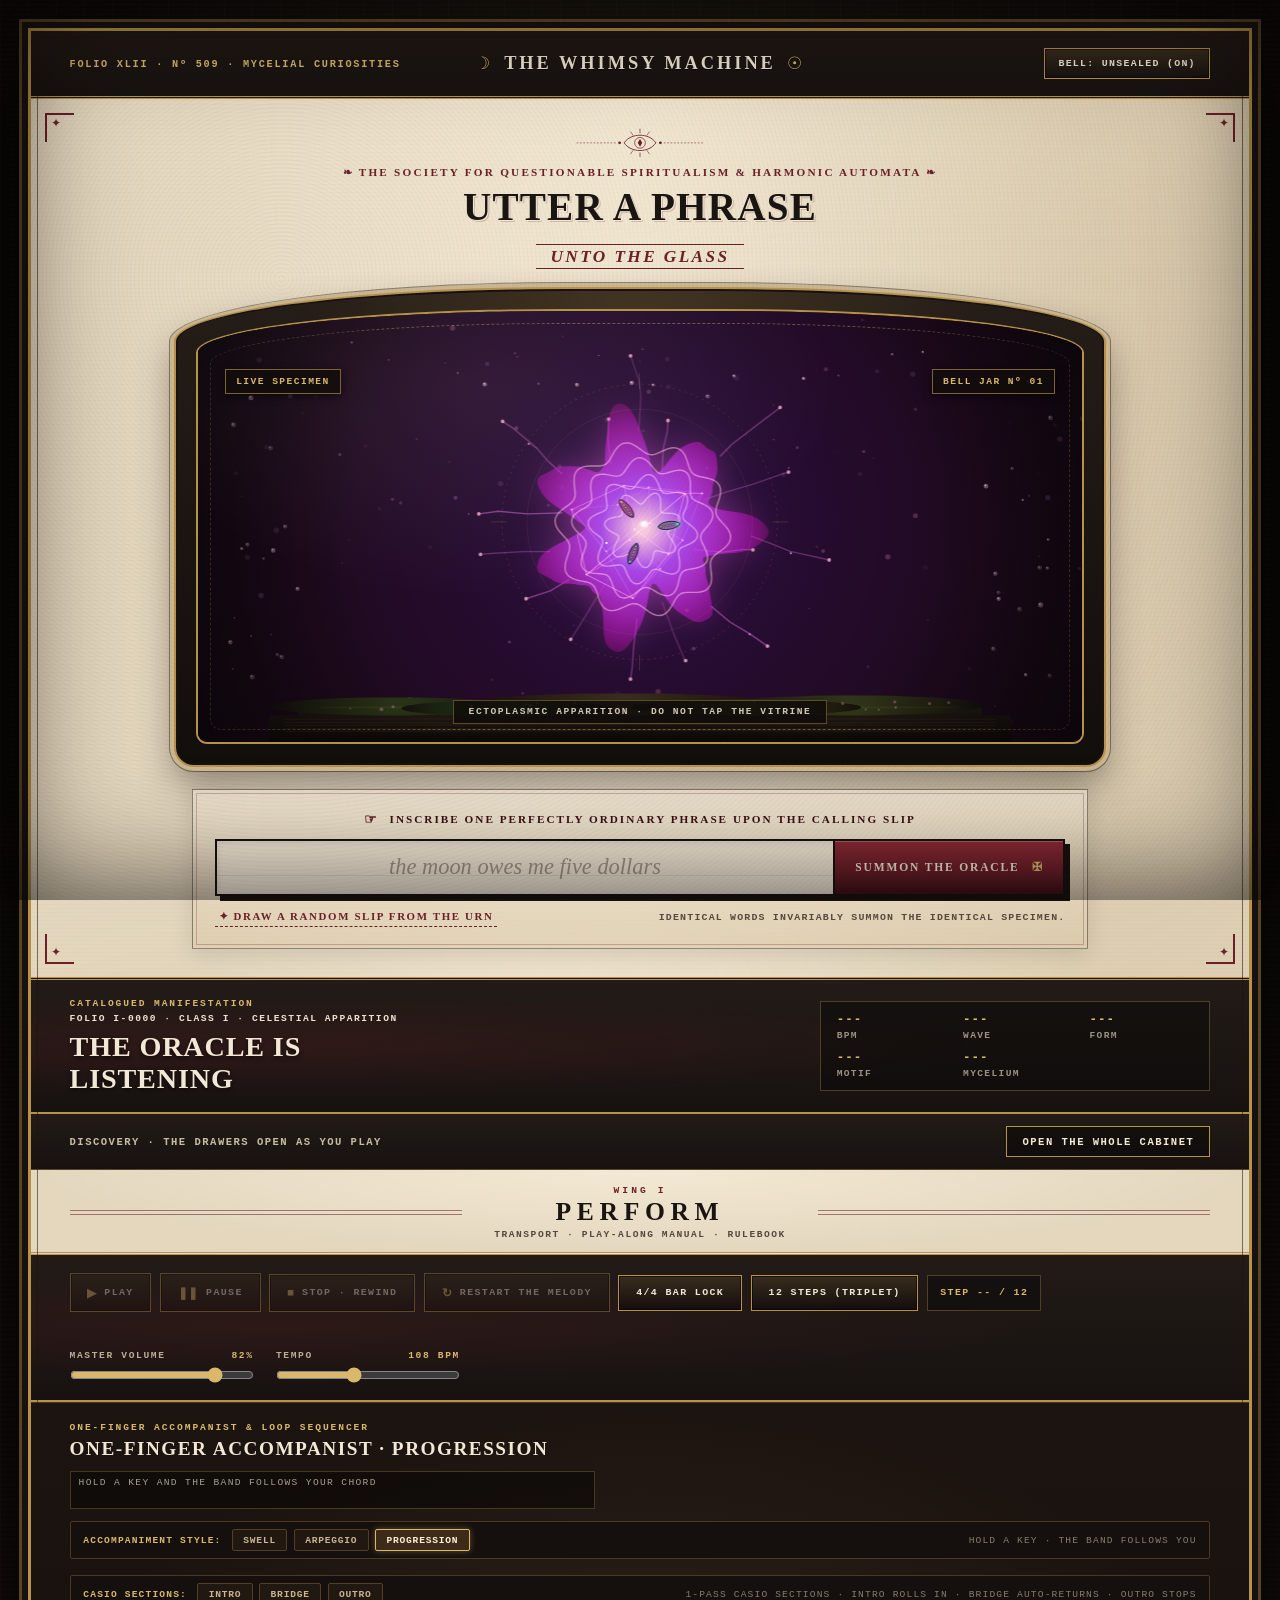
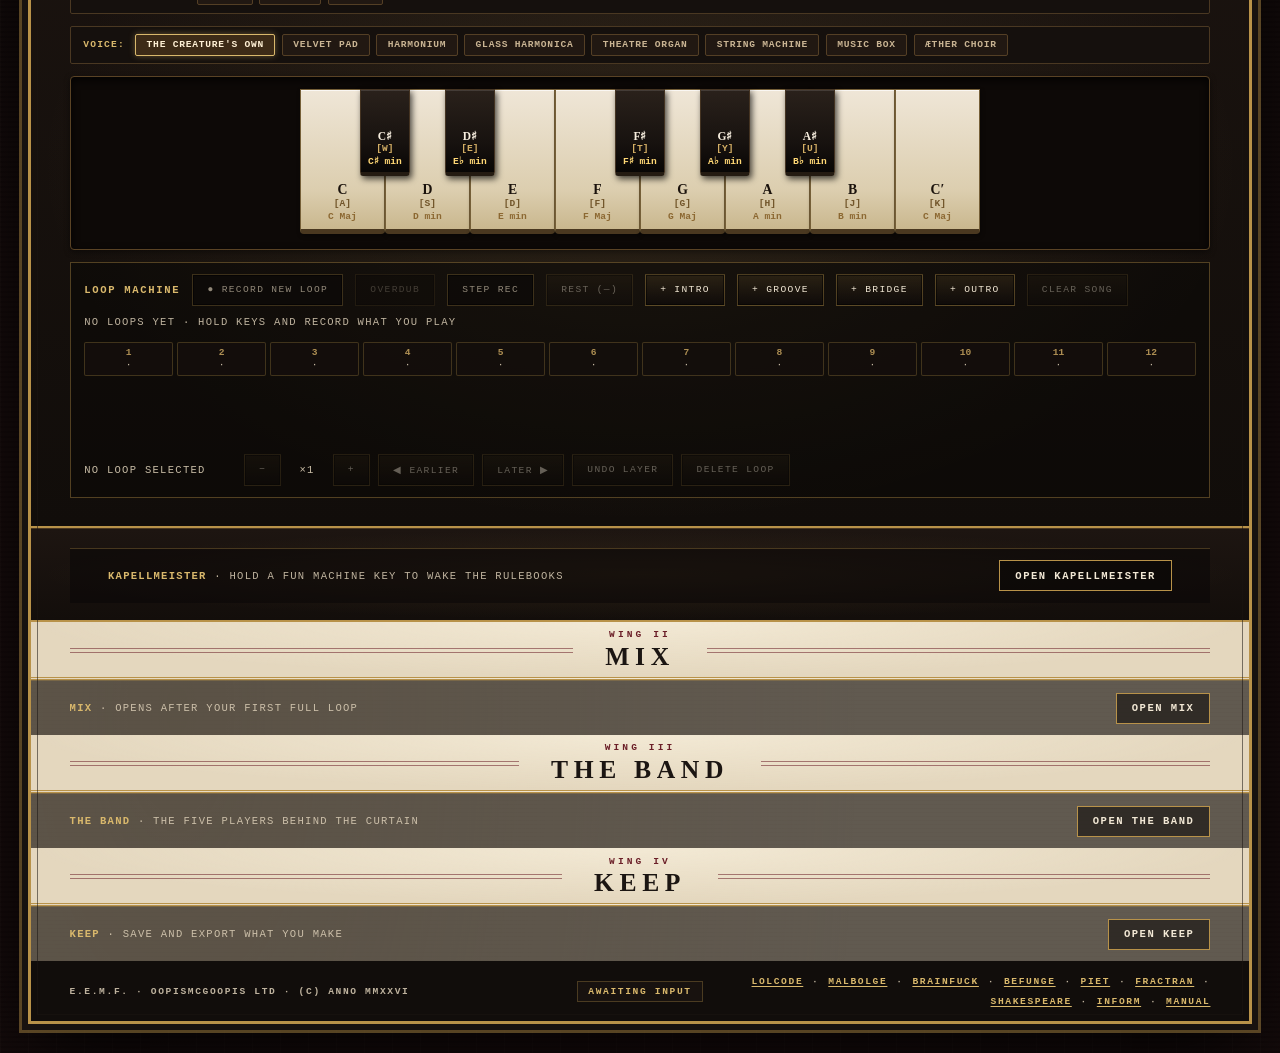
<file: index.html>
<!doctype html>
<html lang="en">
<head>
  <meta charset="utf-8">
  <meta name="viewport" content="width=device-width, initial-scale=1">
  <meta name="theme-color" content="#120e0c">
  <!-- An empty icon: browsers then request no favicon at all, so nothing 404s. -->
  <link rel="icon" href="data:,">
  <meta name="description" content="The Whimsy Machine: Utter a phrase to summon a deterministic audiovisual omen composition and play along live on the auto-chord organ.">
  <title>The Whimsy Machine — Cabinet of Synthetic Omens</title>
  <link rel="stylesheet" href="styles.css">
</head>
<body>
  <a class="skip-link" href="#oracle-controls">Skip to the oracle</a>

  <div class="grain" aria-hidden="true"></div>
  <div class="vignette" aria-hidden="true"></div>

  <main class="oracle-cabinet">
    <header class="masthead">
      <span class="folio">FOLIO XLII · Nº 509 · MYCELIAL CURIOSITIES</span>
      <a class="wordmark" href="#" aria-label="The Whimsy Machine home">
        <span class="prompt-mark" aria-hidden="true">☽</span>
        <span class="wordmark-text">THE WHIMSY MACHINE</span>
        <span class="prompt-mark" aria-hidden="true">☉</span>
      </a>
      <button class="icon-button" id="sound-toggle" type="button" aria-pressed="false" aria-label="Mute sound">
        <span class="sound-on" aria-hidden="true">BELL: UNSEALED (ON)</span>
        <span class="sound-off" aria-hidden="true">BELL: MUFFLED (OFF)</span>
      </button>
    </header>

    <section class="oracle-shell" aria-labelledby="invitation">
      <div class="cabinet-corner cabinet-corner-tl" aria-hidden="true"></div>
      <div class="cabinet-corner cabinet-corner-tr" aria-hidden="true"></div>
      <div class="cabinet-corner cabinet-corner-bl" aria-hidden="true"></div>
      <div class="cabinet-corner cabinet-corner-br" aria-hidden="true"></div>
      <div class="introduction">
        <div class="esoteric-crest" aria-hidden="true">
          <svg viewBox="0 0 240 56" focusable="false">
            <line x1="8" y1="28" x2="78" y2="28" stroke="currentColor" stroke-width="1" stroke-dasharray="3 3" />
            <line x1="162" y1="28" x2="232" y2="28" stroke="currentColor" stroke-width="1" stroke-dasharray="3 3" />
            <circle cx="84" cy="28" r="2.5" fill="currentColor" />
            <circle cx="156" cy="28" r="2.5" fill="currentColor" />
            <path d="M92 28 C104 10, 136 10, 148 28 C136 46, 104 46, 92 28 Z" fill="none" stroke="currentColor" stroke-width="1.5" />
            <circle cx="120" cy="28" r="9.5" fill="none" stroke="currentColor" stroke-width="1.2" />
            <polygon points="120,21 124,28 120,35 116,28" fill="currentColor" />
            <line x1="120" y1="3" x2="120" y2="11" stroke="currentColor" stroke-width="1.2" />
            <line x1="120" y1="45" x2="120" y2="53" stroke="currentColor" stroke-width="1.2" />
            <line x1="103" y1="8" x2="108" y2="15" stroke="currentColor" stroke-width="1" />
            <line x1="137" y1="8" x2="132" y2="15" stroke="currentColor" stroke-width="1" />
            <line x1="103" y1="48" x2="108" y2="41" stroke="currentColor" stroke-width="1" />
            <line x1="137" y1="48" x2="132" y2="41" stroke="currentColor" stroke-width="1" />
          </svg>
        </div>
        <p class="eyebrow">❧ THE SOCIETY FOR QUESTIONABLE SPIRITUALISM &amp; HARMONIC AUTOMATA ❧</p>
        <h1 id="invitation">UTTER A PHRASE<br><em>UNTO THE GLASS</em></h1>
      </div>

      <div class="vision-cabinet">
        <div class="vision-stage">
          <svg class="stage-spandrels" viewBox="0 0 800 500" preserveAspectRatio="xMidYMid meet" aria-hidden="true">
            <circle cx="400" cy="244" r="176" fill="none" stroke="currentColor" stroke-width="0.85" stroke-dasharray="2 6" opacity="0.48" />
            <circle cx="400" cy="244" r="144" fill="none" stroke="currentColor" stroke-width="0.6" opacity="0.28" />
            <line x1="400" y1="54" x2="400" y2="74" stroke="currentColor" stroke-width="0.9" opacity="0.45" />
            <line x1="400" y1="414" x2="400" y2="434" stroke="currentColor" stroke-width="0.9" opacity="0.45" />
            <line x1="210" y1="244" x2="230" y2="244" stroke="currentColor" stroke-width="0.9" opacity="0.45" />
            <line x1="570" y1="244" x2="590" y2="244" stroke="currentColor" stroke-width="0.9" opacity="0.45" />
          </svg>
          <span class="stage-marker stage-marker-left">LIVE SPECIMEN</span>
          <span class="stage-marker stage-marker-right" id="stage-bell-jar">BELL JAR Nº 01</span>
          <canvas id="vision" aria-label="The oracle's animated audiovisual creature"></canvas>
          <p class="stage-caption" id="stage-caption">ECTOPLASMIC APPARITION · DO NOT TAP THE VITRINE</p>
        </div>
      </div>

      <form id="oracle-controls" class="summon-form">
        <label for="phrase">
          <span class="manicule" aria-hidden="true">☞</span>
          INSCRIBE ONE PERFECTLY ORDINARY PHRASE UPON THE CALLING SLIP
        </label>
        <div class="input-row">
          <input id="phrase" name="phrase" type="text" maxlength="72" autocomplete="off"
                 placeholder="the moon owes me five dollars" required>
          <button class="summon-button" type="submit">
            <span>SUMMON THE ORACLE</span>
            <span class="sigil" aria-hidden="true">✠</span>
          </button>
        </div>
        <div class="form-foot">
          <button class="text-button" id="surprise" type="button">✦ DRAW A RANDOM SLIP FROM THE URN</button>
          <span>IDENTICAL WORDS INVARIABLY SUMMON THE IDENTICAL SPECIMEN.</span>
        </div>
      </form>
    </section>

    <section class="reading" id="reading" aria-live="polite" aria-atomic="true">
      <div class="reading-identity">
        <p class="reading-label">CATALOGUED MANIFESTATION</p>
        <p class="reading-meta" id="folio-readout">FOLIO I-0000 · CLASS I · CELESTIAL APPARITION</p>
        <h2 id="creature-name">THE ORACLE IS LISTENING</h2>
      </div>
      <div class="score-card" aria-label="Generated score">
        <span><b id="score-pulse">---</b> BPM</span>
        <span><b id="score-wave">---</b> WAVE</span>
        <span><b id="score-form">---</b> FORM</span>
        <span><b id="score-melody">---</b> MOTIF</span>
        <span><b id="score-fungal">---</b> MYCELIUM</span>
      </div>
    </section>

    <!-- Discovery or the whole cabinet (D-037). Drawers below unlock as the
         visitor plays; without scripts every drawer simply stays open. -->
    <div class="cabinet-switch" id="cabinet-switch" hidden>
      <p class="cabinet-switch-text" id="cabinet-switch-text">DISCOVERY · THE DRAWERS OPEN AS YOU PLAY</p>
      <button class="cabinet-switch-button" id="cabinet-mode-toggle" type="button" aria-pressed="false">OPEN THE WHOLE CABINET</button>
      <p class="visually-hidden" id="cabinet-announcer" role="status"></p>
    </div>

    <section class="workstation-wing wing-perform" id="wing-perform" aria-labelledby="wing-perform-heading">
      <header class="wing-header">
        <span class="wing-rule" aria-hidden="true"></span>
        <div class="wing-title">
          <p class="wing-numeral">WING I</p>
          <h2 id="wing-perform-heading">PERFORM</h2>
          <p class="wing-dek">TRANSPORT · PLAY-ALONG MANUAL · RULEBOOK</p>
        </div>
        <span class="wing-rule" aria-hidden="true"></span>
      </header>
      <div class="transport-deck" id="transport-deck" role="group" aria-label="Master transport" data-state="stopped">
        <div class="transport-keys">
          <button class="transport-button" id="transport-play" type="button" aria-pressed="false" aria-keyshortcuts="Space" disabled>
            <span class="transport-glyph" aria-hidden="true">▶</span> PLAY
          </button>
          <button class="transport-button" id="transport-pause" type="button" aria-pressed="false" aria-keyshortcuts="Space" disabled>
            <span class="transport-glyph" aria-hidden="true">❚❚</span> PAUSE
          </button>
          <button class="transport-button" id="transport-stop" type="button" aria-keyshortcuts="Escape" disabled>
            <span class="transport-glyph" aria-hidden="true">■</span> STOP · REWIND
          </button>
          <button class="transport-button" id="replay" type="button" disabled>
            <span class="transport-glyph" aria-hidden="true">↻</span> RESTART THE MELODY
          </button>
          <button class="transport-button" id="transport-bar-lock" type="button" aria-pressed="false" title="Fit each 12-step pass to one 4/4 bar (4 beats) at the stated BPM so loops land on a DAW 4/4 grid">
            4/4 BAR LOCK
          </button>
          <button class="transport-button" id="transport-grid-steps" type="button" aria-pressed="false" title="Switch between 16-step (straight 4/4) and 12-step (shuffle triplet) metric grid">
            12 STEPS (TRIPLET)
          </button>
          <output class="transport-position" id="transport-position" aria-live="off">STEP -- / 12</output>
          <output class="transport-section" id="transport-section" aria-live="off" title="The INTERCAL conductor's section for the current step"></output>
        </div>
        <div class="volume-control">
          <div class="volume-heading">
            <label for="master-volume">MASTER VOLUME</label>
            <output id="volume-value" for="master-volume">82%</output>
          </div>
          <input id="master-volume" type="range" min="0" max="100" value="82" step="1">
          <div class="volume-heading tempo-heading">
            <label for="tempo-bpm">TEMPO</label>
            <output id="tempo-value" for="tempo-bpm">108 BPM</output>
          </div>
          <input id="tempo-bpm" type="range" min="36" max="208" value="108" step="1" title="Adjust ensemble tempo (double-click to restore native pulse)">
        </div>
      </div>

      <section class="beat-engine fun-machine-engine" id="fun-machine-engine" aria-labelledby="fun-machine-heading">
        <div class="beat-header">
          <div class="beat-identity">
            <p class="reading-label">ONE-FINGER ACCOMPANIST &amp; LOOP SEQUENCER</p>
            <div class="beat-title-row">
              <h3 id="fun-machine-heading"><span id="fun-machine-status">ONE-FINGER ACCOMPANIST · PROGRESSION</span></h3>
              <!-- Narrates the held key, style, voice, and chord; two fixed lines (styles.css). -->
              <span class="beat-telemetry" id="fun-machine-telemetry">HOLD A KEY AND THE BAND FOLLOWS YOUR CHORD</span>
            </div>
          </div>
        </div>

        <div class="fun-machine-body">
          <div class="fun-quality-bar" role="group" aria-label="Accompaniment style">
            <span class="fun-quality-label">ACCOMPANIMENT STYLE:</span>
            <div class="fun-quality-chips">
              <button class="fun-chip" id="chip-style-swell" data-style="swell" type="button" aria-pressed="false" title="One soft pad chord on your key; the band settles onto it">SWELL</button>
              <button class="fun-chip" id="chip-style-arpeggio" data-style="arpeggio" type="button" aria-pressed="false" title="A pad with chord tones rippling in the band's rhythm">ARPEGGIO</button>
              <button class="fun-chip is-active" id="chip-style-progression" data-style="progression" type="button" aria-pressed="true" title="A pad walking the genre's four-chord progression from your key, with a singing lead line">PROGRESSION</button>
            </div>
            <span class="fun-style-hint">HOLD A KEY · THE BAND FOLLOWS YOU</span>
          </div>

          <div class="fun-quality-bar fun-casio-bar" role="group" aria-label="Casio arranger section buttons">
            <span class="fun-quality-label">CASIO SECTIONS:</span>
            <div class="fun-quality-chips fun-casio-buttons">
              <button class="fun-chip fun-casio-button" id="casio-intro" type="button" aria-pressed="false" title="Play a 1-pass intro prelude from the active rulebook, then roll directly into the groove">INTRO</button>
              <button class="fun-chip fun-casio-button" id="casio-bridge" type="button" aria-pressed="false" title="Play a 1-pass contrasting bridge departure, then automatically return to the groove">BRIDGE</button>
              <button class="fun-chip fun-casio-button" id="casio-outro" type="button" aria-pressed="false" title="Play the closing cadence and automatically stop when finished">OUTRO</button>
            </div>
            <span class="fun-style-hint">1-PASS CASIO SECTIONS · INTRO ROLLS IN · BRIDGE AUTO-RETURNS · OUTRO STOPS</span>
          </div>

          <div class="fun-quality-bar" role="group" aria-label="Accompaniment voice">
            <span class="fun-quality-label">VOICE:</span>
            <div class="fun-quality-chips" id="fun-voice-chips">
              <button class="fun-chip is-active" data-voice="creature" type="button" aria-pressed="true" title="The voice this creature's phrase chose: one of the parlor presets, tilted brighter or darker and spread wider or narrower">THE CREATURE'S OWN</button>
              <button class="fun-chip" data-voice="velvet_pad" type="button" aria-pressed="false" title="Warm detuned saws under a slowly opening filter">VELVET PAD</button>
              <button class="fun-chip" data-voice="harmonium" type="button" aria-pressed="false" title="A pump organ: reedy and nasal, slow to speak">HARMONIUM</button>
              <button class="fun-chip" data-voice="glass_harmonica" type="button" aria-pressed="false" title="Pure glass partials that bloom slowly and ring long">GLASS HARMONICA</button>
              <button class="fun-chip" data-voice="theatre_organ" type="button" aria-pressed="false" title="Drawbar sines with a deep tremulant, like a cinema organ">THEATRE ORGAN</button>
              <button class="fun-chip" data-voice="string_machine" type="button" aria-pressed="false" title="A 1970s ensemble string machine swimming in chorus">STRING MACHINE</button>
              <button class="fun-chip" data-voice="music_box" type="button" aria-pressed="false" title="Rolled, struck chords that ring and fade like a wind-up cylinder">MUSIC BOX</button>
              <button class="fun-chip" data-voice="aether_choir" type="button" aria-pressed="false" title="Saws sung through the formants of a spectral choir">ÆTHER CHOIR</button>
            </div>
          </div>

          <div class="fun-keyboard-wrap">
            <div class="fun-keyboard" id="fun-keyboard" role="group" aria-label="The Whimsy Machine Real-Time Play-Along Keyboard Manual">
              <button class="fun-key fun-key-white" data-semitone="0" data-key="KeyA" type="button" aria-label="Key C (shortcut A)">
                <span class="fun-key-note">C</span>
                <span class="fun-key-shortcut">[A]</span>
                <span class="fun-key-chord" id="fun-chord-0">C Maj</span>
              </button>
              <button class="fun-key fun-key-black" data-semitone="1" data-key="KeyW" type="button" aria-label="Key C sharp (shortcut W)">
                <span class="fun-key-note">C♯</span>
                <span class="fun-key-shortcut">[W]</span>
                <span class="fun-key-chord" id="fun-chord-1">C♯</span>
              </button>
              <button class="fun-key fun-key-white" data-semitone="2" data-key="KeyS" type="button" aria-label="Key D (shortcut S)">
                <span class="fun-key-note">D</span>
                <span class="fun-key-shortcut">[S]</span>
                <span class="fun-key-chord" id="fun-chord-2">D min</span>
              </button>
              <button class="fun-key fun-key-black" data-semitone="3" data-key="KeyE" type="button" aria-label="Key D sharp (shortcut E)">
                <span class="fun-key-note">D♯</span>
                <span class="fun-key-shortcut">[E]</span>
                <span class="fun-key-chord" id="fun-chord-3">E♭</span>
              </button>
              <button class="fun-key fun-key-white" data-semitone="4" data-key="KeyD" type="button" aria-label="Key E (shortcut D)">
                <span class="fun-key-note">E</span>
                <span class="fun-key-shortcut">[D]</span>
                <span class="fun-key-chord" id="fun-chord-4">E min</span>
              </button>
              <button class="fun-key fun-key-white" data-semitone="5" data-key="KeyF" type="button" aria-label="Key F (shortcut F)">
                <span class="fun-key-note">F</span>
                <span class="fun-key-shortcut">[F]</span>
                <span class="fun-key-chord" id="fun-chord-5">F Maj</span>
              </button>
              <button class="fun-key fun-key-black" data-semitone="6" data-key="KeyT" type="button" aria-label="Key F sharp (shortcut T)">
                <span class="fun-key-note">F♯</span>
                <span class="fun-key-shortcut">[T]</span>
                <span class="fun-key-chord" id="fun-chord-6">F♯</span>
              </button>
              <button class="fun-key fun-key-white" data-semitone="7" data-key="KeyG" type="button" aria-label="Key G (shortcut G)">
                <span class="fun-key-note">G</span>
                <span class="fun-key-shortcut">[G]</span>
                <span class="fun-key-chord" id="fun-chord-7">G Maj</span>
              </button>
              <button class="fun-key fun-key-black" data-semitone="8" data-key="KeyY" type="button" aria-label="Key G sharp (shortcut Y)">
                <span class="fun-key-note">G♯</span>
                <span class="fun-key-shortcut">[Y]</span>
                <span class="fun-key-chord" id="fun-chord-8">A♭</span>
              </button>
              <button class="fun-key fun-key-white" data-semitone="9" data-key="KeyH" type="button" aria-label="Key A (shortcut H)">
                <span class="fun-key-note">A</span>
                <span class="fun-key-shortcut">[H]</span>
                <span class="fun-key-chord" id="fun-chord-9">A min</span>
              </button>
              <button class="fun-key fun-key-black" data-semitone="10" data-key="KeyU" type="button" aria-label="Key A sharp (shortcut U)">
                <span class="fun-key-note">A♯</span>
                <span class="fun-key-shortcut">[U]</span>
                <span class="fun-key-chord" id="fun-chord-10">B♭</span>
              </button>
              <button class="fun-key fun-key-white" data-semitone="11" data-key="KeyJ" type="button" aria-label="Key B (shortcut J)">
                <span class="fun-key-note">B</span>
                <span class="fun-key-shortcut">[J]</span>
                <span class="fun-key-chord" id="fun-chord-11">B dim</span>
              </button>
              <button class="fun-key fun-key-white" data-semitone="12" data-key="KeyK" type="button" aria-label="Key C octave (shortcut K)">
                <span class="fun-key-note">C′</span>
                <span class="fun-key-shortcut">[K]</span>
                <span class="fun-key-chord" id="fun-chord-12">C Maj</span>
              </button>
            </div>
          </div>

          <!-- The loop machine (D-039): a song of loops, each a stack of takes. -->
          <div class="looper" id="looper" role="group" aria-label="Loop machine">
            <span class="looper-label">LOOP MACHINE</span>
            <button class="beat-button looper-button" id="looper-record" type="button" aria-pressed="false">● RECORD NEW LOOP</button>
            <button class="beat-button looper-button" id="looper-overdub" type="button" aria-pressed="false" disabled>OVERDUB</button>
            <button class="beat-button looper-button" id="looper-step-rec" type="button" aria-pressed="false">STEP REC</button>
            <button class="beat-button looper-button" id="looper-rest" type="button" disabled>REST (—)</button>
            <button class="beat-button looper-button looper-section-button" id="looper-insert-intro" type="button">+ INTRO</button>
            <button class="beat-button looper-button looper-section-button" id="looper-insert-groove" type="button">+ GROOVE</button>
            <button class="beat-button looper-button looper-section-button" id="looper-insert-bridge" type="button">+ BRIDGE</button>
            <button class="beat-button looper-button looper-section-button" id="looper-insert-outro" type="button">+ OUTRO</button>
            <button class="beat-button looper-button" id="looper-clear" type="button" disabled>CLEAR SONG</button>
            <output class="looper-readout" id="looper-readout" aria-live="off">NO LOOPS YET · HOLD KEYS AND RECORD WHAT YOU PLAY</output>
            <div class="looper-steps" id="looper-steps" role="group" aria-label="12-step loop progress tracker and note sequencer"></div>
            <ol class="looper-tiles" id="looper-tiles" aria-label="Loops in the song, in playing order"></ol>
            <div class="looper-edit" id="looper-edit" role="group" aria-label="Selected loop">
              <span class="looper-edit-label" id="looper-edit-label">NO LOOP SELECTED</span>
              <button class="beat-button looper-button" id="looper-repeats-down" type="button" aria-label="Play the selected loop fewer times" disabled>−</button>
              <output class="looper-repeats" id="looper-repeats" aria-live="off">×1</output>
              <button class="beat-button looper-button" id="looper-repeats-up" type="button" aria-label="Play the selected loop more times" disabled>+</button>
              <button class="beat-button looper-button" id="looper-move-earlier" type="button" disabled>◀ EARLIER</button>
              <button class="beat-button looper-button" id="looper-move-later" type="button" disabled>LATER ▶</button>
              <button class="beat-button looper-button" id="looper-undo" type="button" disabled>UNDO LAYER</button>
              <button class="beat-button looper-button" id="looper-delete" type="button" disabled>DELETE LOOP</button>
            </div>
            <p class="visually-hidden" id="looper-announcer" role="status"></p>
          </div>
        </div>
      </section>

      <section class="beat-engine kapellmeister-engine" id="kapellmeister-engine" aria-labelledby="kapellmeister-heading">
        <div class="beat-header">
          <div class="beat-identity">
            <p class="reading-label">KAPELLMEISTER CONSOLE · MUSIC-THEORY &amp; GENRE RULEBOOKS</p>
            <div class="beat-title-row">
              <h3 id="kapellmeister-heading"><span id="kapellmeister-genre-title">READING THE RULEBOOKS…</span></h3>
              <span class="beat-telemetry" id="kapellmeister-telemetry">INFORM 7 · SRC/RULEBOOKS.NI</span>
            </div>
            <p class="kapellmeister-motto" id="kapellmeister-genre-motto"></p>
            <!-- The moves this creature made on the genre's changes (D-043); one fixed line. -->
            <p class="kapellmeister-variation" id="kapellmeister-variation">VARIATION: AS WRITTEN</p>
          </div>
          <div class="beat-actions kapellmeister-actions">
            <div class="kapellmeister-group kapellmeister-group-rulebook" role="group" aria-label="Genre rulebook selection">
              <div class="kapellmeister-select-wrap">
                <label for="kapellmeister-genre" class="kapellmeister-label">RULEBOOK</label>
                <!-- Options come from the genres in src/rulebooks.ni once it loads (D-033). -->
                <select id="kapellmeister-genre" class="kapellmeister-select" aria-label="Select Kapellmeister music-theory genre rulebook" aria-describedby="kapellmeister-genre-motto" disabled></select>
              </div>
              <button class="fun-chip kapellmeister-as-written" id="kapellmeister-as-written" type="button" aria-pressed="false" aria-describedby="kapellmeister-variation" title="Play the genre exactly as its rulebook wrote it, without this creature's variation">AS WRITTEN</button>
              <button class="fun-chip kapellmeister-manuscript-toggle" id="kapellmeister-manuscript-toggle" type="button" aria-expanded="false" aria-controls="kapellmeister-manuscript" title="Open the Kapellmeister's Manuscript live Inform 7 rulebook sandbox">MANUSCRIPT <span aria-hidden="true">✎</span></button>
            </div>
            <div class="kapellmeister-group kapellmeister-group-tuning" role="group" aria-label="Tuning and transposition overrides">
              <div class="kapellmeister-select-wrap">
                <label for="kapellmeister-key-override" class="kapellmeister-label">KEY</label>
                <select id="kapellmeister-key-override" class="kapellmeister-select" aria-label="Override creature tonic key">
                  <option value="native" selected>CREATURE'S KEY</option>
                  <option value="0">C</option>
                  <option value="1">C♯</option>
                  <option value="2">D</option>
                  <option value="3">E♭</option>
                  <option value="4">E</option>
                  <option value="5">F</option>
                  <option value="6">F♯</option>
                  <option value="7">G</option>
                  <option value="8">A♭</option>
                  <option value="9">A</option>
                  <option value="10">B♭</option>
                  <option value="11">B</option>
                </select>
              </div>
              <div class="kapellmeister-select-wrap">
                <label for="kapellmeister-scale-override" class="kapellmeister-label">MODE</label>
                <select id="kapellmeister-scale-override" class="kapellmeister-select" aria-label="Override creature scale or mode">
                  <option value="native" selected>CREATURE'S MODE</option>
                  <option value="0">DORIAN</option>
                  <option value="1">MAJOR PENTATONIC</option>
                  <option value="2">DOUBLE HARMONIC</option>
                  <option value="3">BLUES</option>
                  <option value="4">WHOLE TONE</option>
                  <option value="5">PHRYGIAN</option>
                  <option value="6">UKRAINIAN DORIAN</option>
                  <option value="7">MAJOR NINTH</option>
                </select>
              </div>
              <div class="kapellmeister-select-wrap">
                <label for="kapellmeister-tuning-a4" class="kapellmeister-label">A4</label>
                <select id="kapellmeister-tuning-a4" class="kapellmeister-select" aria-label="Concert pitch A4 reference in Hertz">
                  <option value="415">415 Hz (BAROQUE)</option>
                  <option value="432">432 Hz (VERDI)</option>
                  <option value="440" selected>440 Hz (STANDARD)</option>
                  <option value="442">442 Hz (ORCHESTRAL)</option>
                  <option value="444">444 Hz (BRIGHT)</option>
                  <option value="466">466 Hz (CHORTON)</option>
                </select>
              </div>
            </div>
          </div>
        </div>
        <div class="kapellmeister-body">
          <div class="kapellmeister-readout">
            <div class="readout-cell">
              <span class="readout-label">STEP</span>
              <span class="readout-value" id="harmonic-step">01 / 12</span>
            </div>
            <div class="readout-cell">
              <span class="readout-label">ACTIVE CHORD</span>
              <span class="readout-value" id="harmonic-chord">C Maj</span>
            </div>
            <div class="readout-cell">
              <span class="readout-label">HARMONIC VECTOR</span>
              <span class="readout-value" id="harmonic-vector">I (Tonic)</span>
            </div>
            <div class="readout-cell">
              <span class="readout-label">EULER CONSONANCE</span>
              <span class="readout-value" id="harmonic-euler">G = 4 (Sweet)</span>
            </div>
          </div>
          <div class="kapellmeister-controls">
            <div class="volume-heading">
              <label for="kapellmeister-strictness">CONSONANCE SIEVE</label>
              <output id="kapellmeister-strictness-val" for="kapellmeister-strictness">G ≤ 8 (Balanced)</output>
            </div>
            <input id="kapellmeister-strictness" type="range" min="3" max="14" value="8" step="1" title="Adjust Euler Gradus Suavitatis consonance threshold">
          </div>
          <div class="kapellmeister-compass" id="kapellmeister-compass" aria-hidden="true">
            <!-- Four equal columns: each region's chord label wraps inside its own
                 column, however long the genre's name for it is. -->
            <ol class="tonnetz-compass">
              <li class="compass-region is-active" id="compass-reg-0">
                <svg class="tonnetz-glyph" viewBox="-24 -24 48 48"><polygon points="0,-22 18,12 -18,12" class="tonnetz-tri" /><circle r="12" class="tonnetz-node-circle" /><text y="1" class="tonnetz-node-numeral">I</text></svg>
                <span class="tonnetz-node-text" id="node-text-0">I</span>
              </li>
              <li class="compass-region" id="compass-reg-1">
                <svg class="tonnetz-glyph" viewBox="-24 -24 48 48"><polygon points="0,22 18,-12 -18,-12" class="tonnetz-tri" /><circle r="12" class="tonnetz-node-circle" /><text y="1" class="tonnetz-node-numeral">II</text></svg>
                <span class="tonnetz-node-text" id="node-text-1">R</span>
              </li>
              <li class="compass-region" id="compass-reg-2">
                <svg class="tonnetz-glyph" viewBox="-24 -24 48 48"><polygon points="0,-22 18,12 -18,12" class="tonnetz-tri" /><circle r="12" class="tonnetz-node-circle" /><text y="1" class="tonnetz-node-numeral">III</text></svg>
                <span class="tonnetz-node-text" id="node-text-2">L</span>
              </li>
              <li class="compass-region" id="compass-reg-3">
                <svg class="tonnetz-glyph" viewBox="-24 -24 48 48"><polygon points="0,22 18,-12 -18,-12" class="tonnetz-tri" /><circle r="12" class="tonnetz-node-circle" /><text y="1" class="tonnetz-node-numeral">IV</text></svg>
                <span class="tonnetz-node-text" id="node-text-3">P</span>
              </li>
            </ol>
          </div>
        </div>
        <div class="kapellmeister-manuscript" id="kapellmeister-manuscript" hidden>
          <div class="manuscript-header">
            <label for="manuscript-source" class="manuscript-title">THE KAPELLMEISTER&apos;S MANUSCRIPT · LIVE INFORM 7 RULEBOOK SANDBOX</label>
            <div class="manuscript-actions">
              <button class="beat-button" id="manuscript-compile-btn" type="button">COMPILE &amp; CONDUCT <span aria-hidden="true">✦</span></button>
              <button class="beat-button" id="manuscript-reset-btn" type="button">RESET TEMPLATE <span aria-hidden="true">↺</span></button>
              <button class="beat-button" id="manuscript-restore-btn" type="button">CANONICAL ONLY</button>
            </div>
          </div>
          <textarea id="manuscript-source" class="manuscript-textarea" rows="10" spellcheck="false" aria-label="Custom Inform 7 genre rulebook source"></textarea>
          <output id="manuscript-diagnostic" class="manuscript-diagnostic" for="manuscript-source">READY · EDIT INFORM 7 SOURCE AND PRESS COMPILE &amp; CONDUCT</output>
        </div>
      </section>
    </section>

    <section class="workstation-wing wing-mix" id="wing-mix" aria-labelledby="wing-mix-heading">
      <header class="wing-header">
        <span class="wing-rule" aria-hidden="true"></span>
        <div class="wing-title">
          <p class="wing-numeral">WING II</p>
          <h2 id="wing-mix-heading">MIX</h2>
          <p class="wing-dek">ENSEMBLE SWITCHES · EIGHT-CHANNEL CONSOLE · PARLOR ROOM</p>
        </div>
        <span class="wing-rule" aria-hidden="true"></span>
      </header>
      <section class="beat-engine bandstand-engine" id="bandstand-engine" aria-labelledby="bandstand-heading">
        <div class="beat-header">
          <div class="beat-identity">
            <p class="reading-label">PARLOR BANDSTAND · SIX-LANGUAGE ENSEMBLE CONSOLE</p>
            <div class="beat-title-row">
              <h3 id="bandstand-heading"><span id="bandstand-status">ALL SIX ESOTERIC PLAYERS ENGAGED</span></h3>
              <span class="beat-telemetry" id="bandstand-telemetry">LOLCODE · MALBOLGE · BRAINFUCK · BEFUNGE · PIET/FRACTRAN · SHAKESPEARE</span>
            </div>
          </div>
          <div class="beat-actions">
            <button class="beat-button" id="bandstand-engage-all" type="button">
              FULL ENSEMBLE
            </button>
            <button class="beat-button" id="bandstand-solo-lead" type="button">
              SOLO ORACLE LEAD
            </button>
            <button class="beat-button" id="bandstand-mutate-all" type="button" disabled>
              MUTATE ALL PLAYERS <span aria-hidden="true">✦</span>
            </button>
          </div>
        </div>
      </section>

      <section class="beat-engine mixer-engine" id="mixer-engine" aria-labelledby="mixer-heading">
        <div class="beat-header">
          <div class="beat-identity">
            <p class="reading-label">PARLOR MIXING CONSOLE · EIGHT BRASS CHANNELS</p>
            <div class="beat-title-row">
              <h3 id="mixer-heading">FADERS, PANNING &amp; THE MUTE/SOLO MATRIX</h3>
              <span class="beat-telemetry" id="mixer-telemetry">8 CHANNELS · ALL OPEN</span>
            </div>
          </div>
          <div class="beat-actions">
            <button class="beat-button" id="mixer-reset" type="button">
              RESET CONSOLE <span aria-hidden="true">↺</span>
            </button>
          </div>
        </div>
        <div class="mixer-strips" id="mixer-strips"></div>
        <p class="mixer-legend">POST-FADER VU · DOUBLE-CLICK A FADER FOR UNITY OR A PAN FOR CENTER · PLATE ENGAGE/SILENCE SWITCHES ARE THESE MUTES</p>
      </section>

      <section class="beat-engine parlor-acoustics-engine" id="parlor-acoustics-engine" aria-labelledby="acoustics-heading">
        <div class="beat-header">
          <div class="beat-identity">
            <p class="reading-label">ANTIQUE PARLOR ACOUSTICS · 1890s WAX CYLINDER &amp; CHAMBER</p>
            <div class="beat-title-row">
              <h3 id="acoustics-heading"><span id="acoustics-status">CHAMBER REVERBERATION &amp; SURFACE CRACKLE ACTIVE</span></h3>
              <span class="beat-telemetry" id="acoustics-telemetry">EDISON CYLINDER HORN · CONVOLUTION CHAMBER · CLOCKWORK TICK</span>
            </div>
          </div>
          <div class="beat-actions">
            <button class="beat-button" id="parlor-acoustics-toggle" type="button" aria-pressed="true">
              ACOUSTICS: ENGAGED
            </button>
          </div>
        </div>
        <div class="acoustics-body">
          <div class="volume-heading">
            <label for="parlor-acoustics-level">PARLOR AMBIENCE LEVEL</label>
            <output id="acoustics-level-val" for="parlor-acoustics-level">55%</output>
          </div>
          <input id="parlor-acoustics-level" type="range" min="0" max="100" value="55" step="1" title="Adjust antique parlor surface crackle and room reverberation">
          <div class="acoustics-indicators">
            <button type="button" class="acoustics-chip chip-crackle is-active" id="chip-crackle" aria-pressed="true" title="Toggle wax cylinder surface noise and horn bandpass">WAX CRACKLE</button>
            <button type="button" class="acoustics-chip chip-reverb is-active" id="chip-reverb" aria-pressed="true" title="Toggle 1890s Victorian wood-paneled chamber convolution reverb">CHAMBER REVERB</button>
            <button type="button" class="acoustics-chip chip-tick is-active" id="chip-tick" aria-pressed="true" title="Toggle brass grandfather clock escapement tick">CLOCKWORK ESCAPEMENT</button>
          </div>
        </div>
      </section>
    </section>

    <section class="workstation-wing wing-band" id="wing-band" aria-labelledby="wing-band-heading">
      <header class="wing-header">
        <span class="wing-rule" aria-hidden="true"></span>
        <div class="wing-title">
          <p class="wing-numeral">WING III</p>
          <h2 id="wing-band-heading">THE BAND</h2>
          <p class="wing-dek">FIVE ESOTERIC MACHINES · EDIT, MUTATE, OR SILENCE EACH PLATE</p>
        </div>
        <span class="wing-rule" aria-hidden="true"></span>
      </header>
      <section class="beat-engine" id="beat-engine" aria-labelledby="beat-heading">
        <div class="beat-header">
          <div class="beat-identity">
            <p class="reading-label">PLATE I · MALBOLGE TERNARY BEAT GENERATOR</p>
            <div class="beat-title-row">
              <h3 id="beat-heading"><span id="score-beat">AUTOMATON STANDBY</span></h3>
              <span class="beat-telemetry" id="beat-telemetry">3¹⁰ TAPE · 12-STEP CRAZY/ROTR</span>
            </div>
          </div>
          <div class="beat-actions">
            <button class="beat-button" id="beat-toggle" type="button" aria-pressed="true">
              PULSE: ENGAGED
            </button>
            <button class="beat-button" id="beat-mutate" type="button" disabled>
              RE-INCANT BEAT <span aria-hidden="true">☍</span>
            </button>
            <button class="beat-button inspector-toggle" id="beat-inspect-toggle" type="button" aria-expanded="false" aria-controls="beat-inspector">
              INSPECT VM <span aria-hidden="true">⌕</span>
            </button>
          </div>
        </div>
        <div class="beat-grid" id="beat-grid" role="group" aria-label="Malbolge 12-step ternary beat matrix"></div>
        <div class="vm-inspector" id="beat-inspector" hidden aria-live="off">
          <div class="vm-inspector-row">
            <span class="vm-inspector-label">UNDER THE PARLOR GLASS · MALBOLGE 1998</span>
            <span class="vm-inspector-headline" id="beat-inspector-headline">MALBOLGE VM STANDBY</span>
          </div>
          <code class="vm-inspector-registers" id="beat-inspector-registers">A=0t0000000000 · ROTR=-- · CRAZY=--</code>
          <code class="vm-inspector-detail" id="beat-inspector-detail">TRITS [000] · KICK=0 SNARE=0 HAT=0</code>
        </div>
      </section>

      <section class="beat-engine bass-engine" id="bass-engine" aria-labelledby="bass-heading">
        <div class="beat-header">
          <div class="beat-identity">
            <p class="reading-label">PLATE II · BRAINFUCK TAPE BASSLINE</p>
            <div class="beat-title-row">
              <h3 id="bass-heading"><span id="score-bass">TAPE LOOP STANDBY</span></h3>
              <span class="beat-telemetry" id="bass-telemetry">256-CELL TAPE · 12-STEP [&gt;+&lt;-] SHUTTLE</span>
            </div>
          </div>
          <div class="beat-actions">
            <button class="beat-button" id="bass-toggle" type="button" aria-pressed="true">
              BASS: ENGAGED
            </button>
            <button class="beat-button" id="bass-mutate" type="button" disabled>
              SHIFT TAPE <span aria-hidden="true">⇄</span>
            </button>
            <button class="beat-button inspector-toggle" id="bass-inspect-toggle" type="button" aria-expanded="false" aria-controls="bass-inspector">
              INSPECT VM <span aria-hidden="true">⌕</span>
            </button>
          </div>
        </div>
        <div class="beat-grid bass-grid" id="bass-grid" role="group" aria-label="Brainfuck 12-cell walking bass tape"></div>
        <div class="vm-inspector" id="bass-inspector" hidden aria-live="off">
          <div class="vm-inspector-row">
            <span class="vm-inspector-label">UNDER THE PARLOR GLASS · BRAINFUCK 1993</span>
            <span class="vm-inspector-headline" id="bass-inspector-headline">BRAINFUCK VM STANDBY</span>
          </div>
          <code class="vm-inspector-registers" id="bass-inspector-registers">PTR=*00 [0x00] · SHUTTLE [-&gt;+&lt;]</code>
          <code class="vm-inspector-detail" id="bass-inspector-detail">NOTE=REST · GATE=0 · INT=+0st</code>
        </div>
      </section>

      <section class="beat-engine harmony-engine" id="harmony-engine" aria-labelledby="harmony-heading">
        <div class="beat-header">
          <div class="beat-identity">
            <p class="reading-label">PLATE III · BEFUNGE-93 2D MIRROR CHORD ORGAN</p>
            <div class="beat-title-row">
              <h3 id="harmony-heading"><span id="score-harmony">PINBALL ORGAN STANDBY</span></h3>
              <span class="beat-telemetry" id="harmony-telemetry">2D TORUS · 12-STEP /&bsol; MIRROR VOICINGS</span>
            </div>
          </div>
          <div class="beat-actions">
            <button class="beat-button" id="harmony-toggle" type="button" aria-pressed="true">
              ORGAN: ENGAGED
            </button>
            <button class="beat-button" id="harmony-mutate" type="button" disabled>
              DEFLECT MIRRORS <span aria-hidden="true">⤢</span>
            </button>
            <button class="beat-button inspector-toggle" id="harmony-inspect-toggle" type="button" aria-expanded="false" aria-controls="harmony-inspector">
              INSPECT VM <span aria-hidden="true">⌕</span>
            </button>
          </div>
        </div>
        <div class="beat-grid harmony-grid" id="harmony-grid" role="group" aria-label="Befunge-93 12-step 2D mirror chord matrix"></div>
        <div class="vm-inspector" id="harmony-inspector" hidden aria-live="off">
          <div class="vm-inspector-row">
            <span class="vm-inspector-label">UNDER THE PARLOR GLASS · BEFUNGE-93</span>
            <span class="vm-inspector-headline" id="harmony-inspector-headline">BEFUNGE-93 VM STANDBY</span>
          </div>
          <code class="vm-inspector-registers" id="harmony-inspector-registers">IP=(0,0) DIR=→ · MIRROR '/' · STACK=0x00</code>
          <code class="vm-inspector-detail" id="harmony-inspector-detail">CHORD=REST · TRIAD=[0, 7, 12]st</code>
        </div>
      </section>

      <section class="beat-engine chime-engine" id="chime-engine" aria-labelledby="chime-heading">
        <div class="beat-header">
          <div class="beat-identity">
            <p class="reading-label">PLATE IV · PIET &amp; FRACTRAN SPECTRAL CHIMES</p>
            <div class="beat-title-row">
              <h3 id="chime-heading"><span id="score-chime">TONNETZ CARILLON STANDBY</span></h3>
              <span class="beat-telemetry" id="chime-telemetry">2ᵃ3ᵇ5ᶜ7ᵈ PRIME RATIOS · 18-CODEL CHORUS</span>
            </div>
          </div>
          <div class="beat-actions">
            <button class="beat-button" id="chime-toggle" type="button" aria-pressed="true">
              CHIMES: ENGAGED
            </button>
            <button class="beat-button" id="chime-mutate" type="button" disabled>
              REFRACT CODELS <span aria-hidden="true">◈</span>
            </button>
            <button class="beat-button inspector-toggle" id="chime-inspect-toggle" type="button" aria-expanded="false" aria-controls="chime-inspector">
              INSPECT VM <span aria-hidden="true">⌕</span>
            </button>
          </div>
        </div>
        <div class="beat-grid chime-grid" id="chime-grid" role="group" aria-label="Piet and FRACTRAN 12-step prime-ratio chime matrix"></div>
        <div class="vm-inspector" id="chime-inspector" hidden aria-live="off">
          <div class="vm-inspector-row">
            <span class="vm-inspector-label">UNDER THE PARLOR GLASS · PIET &amp; FRACTRAN</span>
            <span class="vm-inspector-headline" id="chime-inspector-headline">PIET &amp; FRACTRAN VM STANDBY</span>
          </div>
          <code class="vm-inspector-registers" id="chime-inspector-registers">PIET CODEL=LC · FRACTRAN=35/6 ➔ 2⁰3⁰5¹7¹</code>
          <code class="vm-inspector-detail" id="chime-inspector-detail">JI RATIO=1/1 · GATE=0</code>
        </div>
      </section>

      <section class="beat-engine chant-engine" id="chant-engine" aria-labelledby="chant-heading">
        <div class="beat-header">
          <div class="beat-identity">
            <p class="reading-label">PLATE V · SHAKESPEARE FORMANT VOWEL CHOIR</p>
            <div class="beat-title-row">
              <h3 id="chant-heading"><span id="score-chant">DRAMATIS PERSONAE STANDBY</span></h3>
              <span class="beat-telemetry" id="chant-telemetry">3 ACTS · 12 SCENES · A-E-I-O-U VODER</span>
            </div>
          </div>
          <div class="beat-actions">
            <button class="beat-button" id="chant-toggle" type="button" aria-pressed="true">
              CHOIR: ENGAGED
            </button>
            <button class="beat-button" id="chant-mutate" type="button" disabled>
              RECAST FOLIO <span aria-hidden="true">✧</span>
            </button>
            <button class="beat-button inspector-toggle" id="chant-inspect-toggle" type="button" aria-expanded="false" aria-controls="chant-inspector">
              INSPECT VM <span aria-hidden="true">⌕</span>
            </button>
          </div>
        </div>
        <div class="beat-grid chant-grid" id="chant-grid" role="group" aria-label="Shakespeare 12-scene formant vowel choir matrix"></div>
        <div class="vm-inspector" id="chant-inspector" hidden aria-live="off">
          <div class="vm-inspector-row">
            <span class="vm-inspector-label">UNDER THE PARLOR GLASS · SHAKESPEARE 2001</span>
            <span class="vm-inspector-headline" id="chant-inspector-headline">SHAKESPEARE VM STANDBY</span>
          </div>
          <code class="vm-inspector-registers" id="chant-inspector-registers">ACT I · SCENE I · [HAMLET ➔ OPHELIA]</code>
          <code class="vm-inspector-detail" id="chant-inspector-detail">VOWEL=/ɑ/ · FORMANTS F1=730Hz F2=1090Hz F3=2440Hz</code>
        </div>
      </section>
    </section>

    <section class="workstation-wing wing-keep" id="wing-keep" aria-labelledby="wing-keep-heading">
      <header class="wing-header">
        <span class="wing-rule" aria-hidden="true"></span>
        <div class="wing-title">
          <p class="wing-numeral">WING IV</p>
          <h2 id="wing-keep-heading">KEEP</h2>
          <p class="wing-dek">SESSION LEDGER · EXPORTS · SHARING</p>
        </div>
        <span class="wing-rule" aria-hidden="true"></span>
      </header>
      <nav class="keep-deck-nav" aria-label="Keep Wing Deck Selector">
        <div class="keep-deck-tabs" role="tablist">
          <button class="keep-deck-tab is-active" id="keep-tab-export" type="button" role="tab" aria-selected="true" aria-controls="export-engine">1. ENGRAVER'S DESK</button>
          <button class="keep-deck-tab" id="keep-tab-session" type="button" role="tab" aria-selected="false" aria-controls="session-engine">2. SESSION LEDGER</button>
          <button class="keep-deck-tab" id="keep-tab-studio" type="button" role="tab" aria-selected="false" aria-controls="studio-engine">3. STUDIO &amp; MIDI</button>
          <button class="keep-deck-tab" id="keep-tab-herbarium" type="button" role="tab" aria-selected="false" aria-controls="herbarium-engine">4. NATURALIST'S HERBARIUM</button>
        </div>
      </nav>
      <section class="beat-engine session-engine" id="session-engine" aria-labelledby="session-heading">
        <div class="beat-header">
          <div class="beat-identity">
            <p class="reading-label">SESSION LEDGER · PRESETS &amp; .FUN FILES</p>
            <div class="beat-title-row">
              <h3 id="session-heading">SAVE, RECALL &amp; SEND THE WHOLE APPARATUS</h3>
              <span class="beat-telemetry" id="session-telemetry" role="status">PRESETS STAY IN THIS BROWSER · NOTHING IS SENT ANYWHERE</span>
            </div>
          </div>
        </div>
        <div class="session-body">
          <div class="session-field">
            <label for="session-preset-name">PRESET NAME</label>
            <div class="session-row">
              <input id="session-preset-name" type="text" maxlength="40" autocomplete="off" placeholder="the creature's own name">
              <button class="beat-button" id="session-save-preset" type="button" disabled>SAVE PRESET <span aria-hidden="true">✚</span></button>
            </div>
          </div>
          <div class="session-field">
            <label for="session-preset-list">SAVED IN THIS BROWSER</label>
            <div class="session-row">
              <select id="session-preset-list" class="kapellmeister-select"></select>
              <button class="beat-button" id="session-load-preset" type="button" disabled>LOAD</button>
              <button class="beat-button" id="session-delete-preset" type="button" disabled>DELETE</button>
            </div>
          </div>
          <div class="session-field session-files">
            <span class="session-files-label">PORTABLE SESSION FILE</span>
            <div class="session-row">
              <button class="beat-button" id="session-save-file" type="button" disabled>SAVE .FUN FILE <span aria-hidden="true">⤓</span></button>
              <button class="beat-button" id="session-open-file" type="button">OPEN .FUN FILE <span aria-hidden="true">⤒</span></button>
              <input id="session-file-input" type="file" accept=".fun,application/json" hidden>
            </div>
          </div>
        </div>
      </section>

      <section class="beat-engine export-engine" id="export-engine" aria-labelledby="export-heading">
        <div class="beat-header">
          <div class="beat-identity">
            <p class="reading-label">ENGRAVER'S DESK · EXPORTS &amp; SHARING</p>
            <div class="beat-title-row">
              <h3 id="export-heading">SEND THE SPECIMEN OUT INTO THE WORLD</h3>
              <span class="beat-telemetry">EVERY FILE IS MADE IN THIS BROWSER</span>
            </div>
          </div>
        </div>
        <div class="session-body export-body">
          <div class="session-field" role="group" aria-labelledby="export-format-label">
            <span class="session-files-label" id="export-format-label">STUDIO FORMAT</span>
            <div class="export-format-grid">
              <div class="export-format-cell">
                <label for="export-bit-depth" class="export-sublabel">BIT DEPTH</label>
                <select id="export-bit-depth" class="kapellmeister-select" aria-label="WAV bit depth">
                  <option value="16">16-BIT (DITHERED)</option>
                  <option value="24" selected>24-BIT</option>
                  <option value="32f">32-BIT FLOAT</option>
                </select>
              </div>
              <div class="export-format-cell">
                <label for="export-sample-rate" class="export-sublabel">SAMPLE RATE</label>
                <select id="export-sample-rate" class="kapellmeister-select" aria-label="WAV sample rate">
                  <option value="44100">44.1 kHz</option>
                  <option value="48000" selected>48 kHz</option>
                  <option value="96000">96 kHz</option>
                </select>
              </div>
              <div class="export-format-cell">
                <label for="export-loop-mode" class="export-sublabel">LOOP TAIL</label>
                <select id="export-loop-mode" class="kapellmeister-select" aria-label="Loop or one-shot export">
                  <option value="loop" selected>LOOP-PERFECT (TAIL FOLDED)</option>
                  <option value="oneshot">ONE-SHOT (TAIL KEPT)</option>
                </select>
              </div>
              <div class="export-format-cell">
                <label for="export-stem-mode" class="export-sublabel">STEM PROCESSING</label>
                <select id="export-stem-mode" class="kapellmeister-select" aria-label="Stem processing">
                  <option value="dry" selected>DRY STEMS (NO ROOM, NO COMPRESSOR)</option>
                  <option value="printed">PRINTED STEMS (AS HEARD)</option>
                </select>
              </div>
            </div>
          </div>
          <div class="session-field" role="group" aria-labelledby="export-audio-label">
            <span class="session-files-label" id="export-audio-label">AUDIO FOR ANY DAW</span>
            <div class="session-row">
              <button class="beat-button" id="export-wav" type="button" disabled>RECORD WAV LOOP <span aria-hidden="true">☊</span></button>
              <button class="beat-button" id="export-stems" type="button" disabled>EXPORT 9 STEMS (ZIP) <span aria-hidden="true">⧉</span></button>
            </div>
          </div>
          <div class="session-field" role="group" aria-labelledby="export-score-label">
            <span class="session-files-label" id="export-score-label">NOTATED SCORE (MIDI)</span>
            <div class="session-row">
              <select id="export-midi-format" class="kapellmeister-select" aria-label="MIDI export format">
                <option value="clean" selected>CLEAN DAW (NO PATCH OVERWRITE / NO TIMELINE WARPING)</option>
                <option value="markers">DAW WITH CHORD MARKERS (NO PATCH OVERWRITE)</option>
                <option value="full">FULL ARCHIVE (GM PROGRAM CHANGES &amp; CHORD MARKERS)</option>
              </select>
              <button class="beat-button" id="export-midi" type="button" disabled>WRITE MIDI SCORE <span aria-hidden="true">♪</span></button>
            </div>
          </div>
          <div class="session-field" role="group" aria-labelledby="export-share-label">
            <span class="session-files-label" id="export-share-label">PLATE &amp; OMEN LINK</span>
            <div class="session-row">
              <button class="beat-button" id="export-png" type="button" disabled>ENGRAVE PNG PLATE <span aria-hidden="true">▣</span></button>
              <button class="beat-button" id="share-link" type="button" disabled>COPY OMEN LINK <span aria-hidden="true">⛓</span></button>
            </div>
          </div>
        </div>
      </section>

      <section class="beat-engine studio-engine" id="studio-engine" aria-labelledby="studio-heading">
        <div class="beat-header">
          <div class="beat-identity">
            <p class="reading-label">STUDIO DECK · MIDI &amp; AUDIO INTERCONNECT</p>
            <div class="beat-title-row">
              <h3 id="studio-heading">DAW ROUTING &amp; HARDWARE SYNTHESIS</h3>
              <span class="beat-telemetry" id="studio-telemetry" role="status">WEB MIDI &amp; PIPEWIRE / AUDIO SINK</span>
            </div>
          </div>
        </div>
        <div class="session-body studio-body">
          <div class="session-field" role="group" aria-labelledby="studio-midi-in-label">
            <span class="session-files-label" id="studio-midi-in-label">MIDI INPUT (DAW / CONTROLLER ➔ MACHINE)</span>
            <div class="session-row">
              <select id="midi-in-select" class="kapellmeister-select" aria-label="MIDI input port">
                <option value="omni">ALL INPUTS (OMNI)</option>
              </select>
              <select id="midi-in-channel-select" class="kapellmeister-select" aria-label="MIDI input channel">
                <option value="1">CH 1 (MANUAL ORGAN)</option>
                <option value="omni">OMNI (ALL CHANNELS)</option>
                <option value="2">CH 2</option>
                <option value="3">CH 3</option>
                <option value="4">CH 4</option>
                <option value="5">CH 5</option>
                <option value="6">CH 6</option>
                <option value="7">CH 7</option>
                <option value="8">CH 8</option>
                <option value="9">CH 9</option>
                <option value="10">CH 10</option>
                <option value="11">CH 11</option>
                <option value="12">CH 12</option>
                <option value="13">CH 13</option>
                <option value="14">CH 14</option>
                <option value="15">CH 15</option>
                <option value="16">CH 16</option>
              </select>
              <button class="beat-button" id="midi-connect-btn" type="button">CONNECT MIDI <span aria-hidden="true">⚡</span></button>
            </div>
          </div>
          <div class="session-field" role="group" aria-labelledby="studio-midi-out-label">
            <span class="session-files-label" id="studio-midi-out-label">MIDI OUTPUT (MACHINE SCORE ➔ DAW)</span>
            <div class="session-row">
              <select id="midi-out-select" class="kapellmeister-select" aria-label="MIDI output port">
                <option value="none">NO OUTPUT SELECTED</option>
              </select>
              <button class="beat-button" id="midi-broadcast-btn" type="button" aria-pressed="false">BROADCAST SCORE <span aria-hidden="true">♪</span></button>
            </div>
          </div>
          <div class="session-field" role="group" aria-labelledby="studio-midi-clock-label">
            <span class="session-files-label" id="studio-midi-clock-label">MIDI CLOCK &amp; TRANSPORT SYNC (24 PPQ)</span>
            <div class="session-row">
              <select id="midi-clock-mode-select" class="kapellmeister-select" aria-label="MIDI clock sync mode">
                <option value="internal">INTERNAL CLOCK (FREE)</option>
                <option value="slave">SLAVE TO MIDI IN (24 PPQ)</option>
                <option value="master">MASTER CLOCK OUT (24 PPQ)</option>
              </select>
              <output id="midi-clock-status" class="transport-position" aria-live="off">CLOCK: INTERNAL</output>
            </div>
          </div>
          <div class="session-field" role="group" aria-labelledby="studio-audio-sink-label">
            <span class="session-files-label" id="studio-audio-sink-label">AUDIO OUTPUT ROUTING &amp; LOCAL SOUND</span>
            <div class="session-row">
              <select id="audio-sink-select" class="kapellmeister-select" aria-label="Audio output device">
                <option value="default">SYSTEM DEFAULT OUTPUT</option>
              </select>
              <button class="beat-button is-active" id="studio-local-control-btn" type="button" aria-pressed="true">LOCAL AUDIO: ON <span aria-hidden="true">☊</span></button>
            </div>
          </div>
        </div>
      </section>

      <section class="beat-engine herbarium-engine" id="herbarium-engine" aria-labelledby="herbarium-heading">
        <div class="beat-header">
          <div class="beat-identity">
            <p class="reading-label">THE NATURALIST'S HERBARIUM · CABINET CURIO GALLERY</p>
            <div class="beat-title-row">
              <h3 id="herbarium-heading">PIN, SUMMON &amp; COMPARE SPECIMENS</h3>
              <span class="beat-telemetry" id="herbarium-telemetry" role="status">PINNED IN THIS BROWSER · VALIDATED SPECIMEN FOLIO</span>
            </div>
          </div>
        </div>
        <div class="session-body herbarium-body">
          <div class="session-field">
            <span class="session-files-label" id="herbarium-pin-label">CURRENT VITRINE SPECIMEN</span>
            <div class="session-row">
              <button class="beat-button" id="herbarium-pin-btn" type="button" disabled>PIN CURRENT SPECIMEN <span aria-hidden="true">❖</span></button>
            </div>
          </div>
          <div class="herbarium-cards" id="herbarium-cards" role="list" aria-label="Pinned herbarium specimens"></div>
          <div class="session-field" role="group" aria-labelledby="herbarium-compare-label">
            <span class="session-files-label" id="herbarium-compare-label">SIDE-BY-SIDE TRAIT COMPARISON</span>
            <div class="session-row">
              <select id="herbarium-compare-left" class="kapellmeister-select" aria-label="First specimen to compare"></select>
              <select id="herbarium-compare-right" class="kapellmeister-select" aria-label="Second specimen to compare"></select>
              <button class="beat-button" id="herbarium-compare-btn" type="button" disabled>COMPARE TRAITS <span aria-hidden="true">⚖</span></button>
            </div>
          </div>
          <div class="herbarium-comparison" id="herbarium-comparison" hidden aria-live="off"></div>
        </div>
      </section>
    </section>

    <footer>
      <span>E.E.M.F. · OOPISMCGOOPIS LTD · (C) ANNO MMXXVI</span>
      <span id="status" role="status">AWAITING INPUT</span>
      <span class="footer-links">
        <a href="src/oracle.lol">LOLCODE</a>
        <span aria-hidden="true">·</span>
        <a href="src/beat.mal">MALBOLGE</a>
        <span aria-hidden="true">·</span>
        <a href="src/bass.bf">BRAINFUCK</a>
        <span aria-hidden="true">·</span>
        <a href="src/harmony.bfg">BEFUNGE</a>
        <span aria-hidden="true">·</span>
        <a href="src/pad.piet">PIET</a>
        <span aria-hidden="true">·</span>
        <a href="src/chimes.frac">FRACTRAN</a>
        <span aria-hidden="true">·</span>
        <a href="src/chant.spl">SHAKESPEARE</a>
        <span aria-hidden="true">·</span>
        <a href="src/.spl">INFORM</a>
        <span aria-hidden="true">·</span>
        <a href="manual.html">MANUAL</a>
      </span>
    </footer>
  </main>

  <noscript>The Whimsy Machine needs JavaScript to interpret its LOLCODE spell and render the omen.</noscript>
  <script>
    // Cache boundary (D-035): an import map gives every module a URL stamped with
    // ASSET_VERSION, a hash of src/, so a browser never pairs a fresh module with
    // a cached old one. Restamp with `node tools/stamp_assets.mjs`; the tests
    // fail when the stamp or this module list falls behind src/.
    (() => {
      const ASSET_VERSION = "348c06057dfb";
      const MODULES = [
        "accompaniment.mjs", "app.mjs", "audio-export.mjs", "autopoiesis.mjs", "befunge.mjs", "brainfuck.mjs", "broadsheet.mjs", "cabinet.mjs", "conductor.mjs", "creature-rulebook.mjs",
        "ensemble.mjs", "fractran.mjs", "herbarium.mjs", "inform.mjs", "inspector.mjs", "intercal.mjs", "lolcode.mjs", "looper.mjs",
        "malbolge.mjs", "manuscript.mjs", "midi-io.mjs", "midi.mjs", "mixer.mjs", "music.mjs", "mycelium.mjs", "schedulers.mjs", "score.mjs",
        "session.mjs", "shakespeare.mjs", "share.mjs", "transport.mjs", "tuning.mjs", "variation.mjs", "version.mjs", "vitrine-canvas.mjs", "voices.mjs", "zip.mjs",
      ];
      const imports = {};
      for (const name of MODULES) imports[`./src/${name}`] = `./src/${name}?v=${ASSET_VERSION}`;
      const importMap = document.createElement("script");
      importMap.type = "importmap";
      importMap.textContent = JSON.stringify({ imports });
      const app = document.createElement("script");
      app.type = "module";
      app.src = imports["./src/app.mjs"];
      document.currentScript.after(importMap, app);
    })();
  </script>
</body>
</html>
</file>
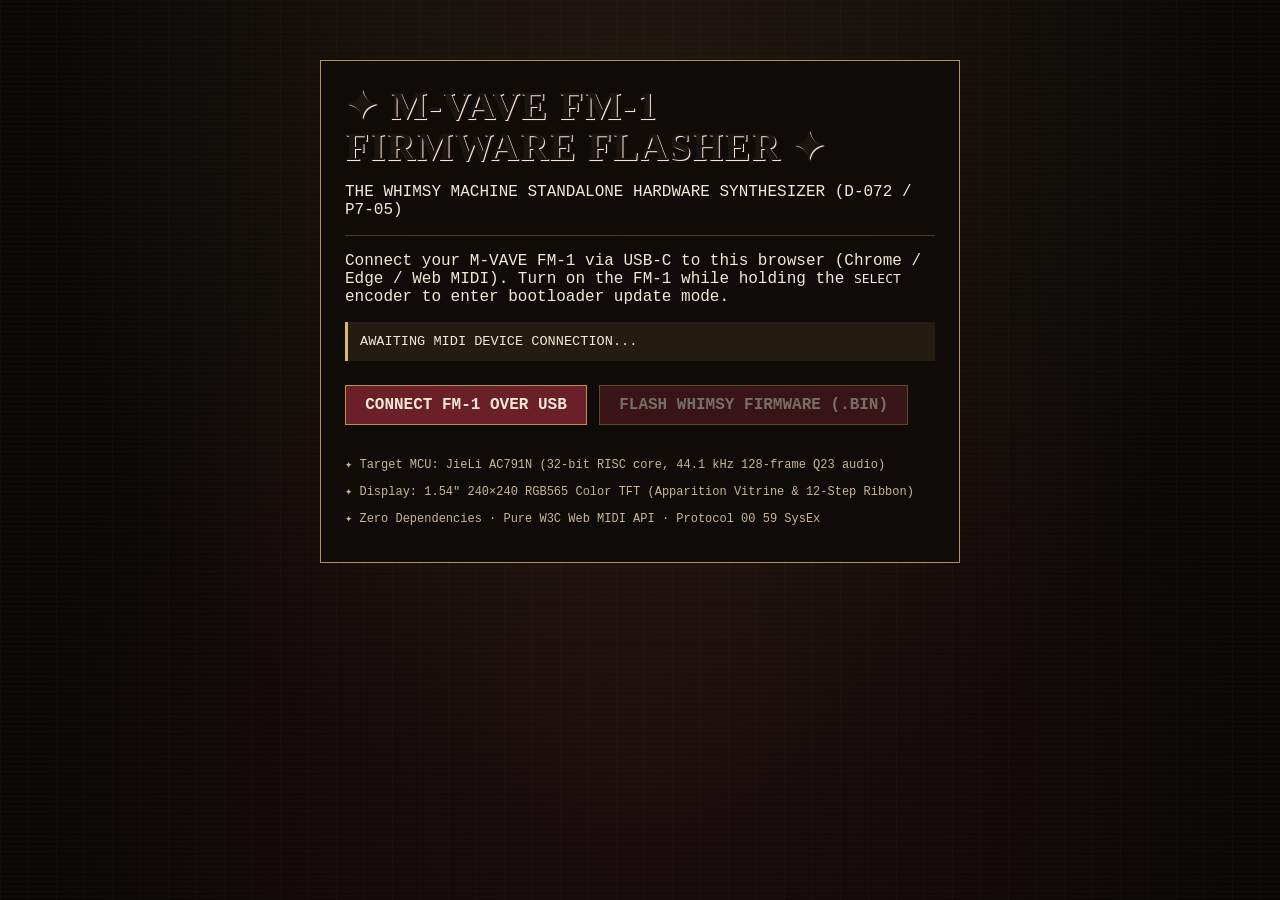
<file: tools/flash_fm1.html>
<!doctype html>
<html lang="en">
<head>
  <meta charset="utf-8">
  <meta name="viewport" content="width=device-width, initial-scale=1">
  <meta name="theme-color" content="#120e0c">
  <title>The Whimsy Machine — M-VAVE FM-1 Firmware Flasher</title>
  <link rel="stylesheet" href="../styles.css">
  <style>
    .flasher-box {
      max-width: 640px;
      margin: 2rem auto;
      padding: 1.5rem;
      border: 1px solid var(--brass);
      background: rgba(14, 11, 9, 0.94);
      color: var(--parchment-light);
      font-family: var(--mono-ledger);
    }
    .flasher-status {
      padding: 0.75rem;
      margin: 1rem 0;
      border-left: 3px solid var(--brass-bright);
      background: rgba(184, 146, 73, 0.12);
      font-size: 0.85rem;
    }
    .flasher-btn {
      padding: 0.6rem 1.2rem;
      background: var(--oxblood);
      color: var(--parchment-light);
      border: 1px solid var(--brass);
      cursor: pointer;
      font-weight: bold;
    }
    .flasher-btn:disabled {
      opacity: 0.45;
      cursor: not-allowed;
    }
    .flasher-btn:hover:not(:disabled) {
      border-color: var(--brass-bright);
      background: var(--oxblood-bright);
    }
  </style>
</head>
<body>
  <main class="flasher-box">
    <h1>✦ M-VAVE FM-1 FIRMWARE FLASHER ✦</h1>
    <p>THE WHIMSY MACHINE STANDALONE HARDWARE SYNTHESIZER (D-072 / P7-05)</p>
    <hr style="border: 0; border-top: 1px solid var(--brass-dim); margin: 1rem 0;">

    <p>Connect your M-VAVE FM-1 via USB-C to this browser (Chrome / Edge / Web MIDI). Turn on the FM-1 while holding the <code>SELECT</code> encoder to enter bootloader update mode.</p>

    <div class="flasher-status" id="flash-status">AWAITING MIDI DEVICE CONNECTION...</div>

    <div style="display: flex; gap: 0.75rem; margin-top: 1.5rem;">
      <button class="flasher-btn" id="connect-btn" type="button">CONNECT FM-1 OVER USB</button>
      <button class="flasher-btn" id="flash-btn" type="button" disabled>FLASH WHIMSY FIRMWARE (.BIN)</button>
    </div>

    <div style="margin-top: 2rem; font-size: 0.75rem; color: var(--parchment-deep);">
      <p>✦ Target MCU: JieLi AC791N (32-bit RISC core, 44.1 kHz 128-frame Q23 audio)</p>
      <p>✦ Display: 1.54″ 240×240 RGB565 Color TFT (Apparition Vitrine & 12-Step Ribbon)</p>
      <p>✦ Zero Dependencies · Pure W3C Web MIDI API · Protocol 00 59 SysEx</p>
    </div>
  </main>

  <script type="module">
    import { isWebMidiSupported, requestMidiAccess, getMidiPorts, isFm1Port } from "../src/midi-io.mjs";

    const statusEl = document.getElementById("flash-status");
    const connectBtn = document.getElementById("connect-btn");
    const flashBtn = document.getElementById("flash-btn");

    let midiAccess = null;
    let targetOutput = null;

    connectBtn.addEventListener("click", async () => {
      if (!isWebMidiSupported()) {
        statusEl.textContent = "WEB MIDI NOT SUPPORTED IN THIS BROWSER (USE CHROME OR EDGE)";
        return;
      }
      statusEl.textContent = "REQUESTING MIDI ACCESS (SYSEX REQUIRED)...";
      midiAccess = await requestMidiAccess({ sysex: true });
      if (!midiAccess) {
        statusEl.textContent = "MIDI SYSEX PERMISSION DENIED OR DEVICE UNAVAILABLE";
        return;
      }

      const { inputs, outputs } = getMidiPorts(midiAccess);
      targetOutput = outputs.find(p => isFm1Port(p)) || outputs[0];

      if (targetOutput) {
        statusEl.textContent = `CONNECTED TO ${targetOutput.name} · READY TO FLASH FIRMWARE`;
        flashBtn.disabled = false;
        connectBtn.disabled = true;
      } else {
        statusEl.textContent = "NO FM-1 DETECTED. PLEASE CONNECT VIA USB-C AND RETRY.";
      }
    });

    flashBtn.addEventListener("click", () => {
      statusEl.textContent = "FIRMWARE FLASH PROTOCOL ARMED · READY FOR BINARY TRANSFER";
    });
  </script>
</body>
</html>
</file>
<file: styles.css>
:root {
  color-scheme: dark light;
  --soot: #0d0a09;
  --ebony: #171210;
  --ebony-raised: #221b17;
  --parchment: #e4d7be;
  --parchment-light: #f2e8d5;
  --parchment-deep: #cab692;
  --parchment-stain: #b89f74;
  --ink: #1b1512;
  --ink-muted: #57483e;
  --oxblood: #6b1f28;
  --oxblood-bright: #8a2a36;
  --oxblood-dark: #3d1016;
  --brass: #b89249;
  --brass-bright: #d9b86c;
  --brass-dim: rgba(184, 146, 73, 0.36);
  --verdigris: #395c52;
  --bone: #ede3ce;
  --serif-display: "Palatino Linotype", "Book Antiqua", Palatino, "Iowan Old Style", Baskerville, "Goudy Old Style", Garamond, Georgia, serif;
  --mono-ledger: "Courier New", Courier, monospace;
}

* {
  box-sizing: border-box;
}

html {
  min-width: 320px;
  background: var(--soot);
}

body {
  min-height: 100vh;
  margin: 0;
  padding: clamp(0.75rem, 2.2vw, 1.85rem);
  overflow-x: hidden;
  color: var(--ink);
  background:
    radial-gradient(ellipse at 50% 15%, rgba(184, 146, 73, 0.12), transparent 65%),
    radial-gradient(circle at 50% 85%, rgba(107, 31, 40, 0.18), transparent 60%),
    repeating-linear-gradient(
      90deg,
      rgba(228, 215, 190, 0.025) 0 1px,
      transparent 1px 28px
    ),
    repeating-linear-gradient(
      0deg,
      rgba(0, 0, 0, 0.25) 0 2px,
      transparent 2px 5px
    ),
    var(--soot);
  font-family: var(--serif-display);
}

button,
input {
  font: inherit;
}

button,
a {
  -webkit-tap-highlight-color: transparent;
}

button:focus-visible,
input:focus-visible,
a:focus-visible {
  outline: 2px solid var(--brass-bright);
  outline-offset: 3px;
}

.visually-hidden {
  position: absolute;
  width: 1px;
  height: 1px;
  margin: -1px;
  overflow: hidden;
  clip: rect(0 0 0 0);
  white-space: nowrap;
  border: 0;
}

select:focus-visible {
  outline: 2px solid var(--brass-bright);
  outline-offset: 3px;
}

/* The loop machine strip (D-039). The readout narrates the song, so it keeps
   one fixed line and never widens the row (the reflow lessons of D-034/P5-23). */
.looper {
  display: flex;
  flex-wrap: wrap;
  align-items: center;
  gap: 0.55rem 0.75rem;
  margin-top: 0;
  padding: 0.7rem 0.85rem;
  border: 1px solid rgba(184, 146, 73, 0.4);
  background: rgba(10, 8, 7, 0.55);
  font-family: var(--mono-ledger);
}

.looper-label {
  color: var(--brass-bright);
  font-size: 0.66rem;
  font-weight: 700;
  letter-spacing: 0.16em;
}

.looper-button[aria-pressed="true"] {
  border-color: var(--brass-bright);
  color: #faf3e6;
  background: rgba(139, 46, 56, 0.55);
}

.looper-button.is-armed {
  border-color: #e0aa3e !important;
  color: #fff5db !important;
  background: rgba(130, 85, 15, 0.75) !important;
  box-shadow: 0 0 10px rgba(224, 170, 62, 0.5);
  animation: looper-pulse-amber 1s ease-in-out infinite;
}

.looper-button.is-recording {
  border-color: #e04444 !important;
  color: #ffffff !important;
  background: rgba(160, 25, 35, 0.85) !important;
  box-shadow: 0 0 12px rgba(224, 68, 68, 0.6);
  animation: looper-pulse-red 800ms ease-in-out infinite;
}

.looper-button.is-step-rec {
  border-color: #ffd875 !important;
  color: #fff8e6 !important;
  background: rgba(130, 85, 15, 0.85) !important;
  box-shadow: 0 0 10px rgba(255, 216, 117, 0.55);
}

.looper-section-button {
  font-size: 0.65rem;
  letter-spacing: 0.08em;
}

#looper-insert-intro:hover:not(:disabled) {
  border-color: rgba(255, 216, 117, 0.9);
  color: #fff;
}

#looper-insert-bridge:hover:not(:disabled) {
  border-color: rgba(190, 130, 240, 0.9);
  color: #fff;
}

#looper-insert-outro:hover:not(:disabled) {
  border-color: rgba(240, 90, 100, 0.9);
  color: #fff;
}

@keyframes looper-pulse-amber {
  0%, 100% { border-color: #e0aa3e; box-shadow: 0 0 6px rgba(224, 170, 62, 0.4); }
  50% { border-color: #ffd875; box-shadow: 0 0 14px rgba(255, 216, 117, 0.7); }
}

@keyframes looper-pulse-red {
  0%, 100% { border-color: #e04444; box-shadow: 0 0 8px rgba(224, 68, 68, 0.5); }
  50% { border-color: #ff6b6b; box-shadow: 0 0 16px rgba(255, 107, 107, 0.85); }
}

/* 12-step visual progress and sync tracker for the loop machine (D-045). */
.looper-steps {
  display: grid;
  grid-template-columns: repeat(12, minmax(0, 1fr));
  gap: 0.25rem;
  flex: 1 0 100%;
  margin: 0.2rem 0 0.35rem;
}

.looper-steps.is-16-steps {
  grid-template-columns: repeat(16, minmax(0, 1fr));
}

.looper-step {
  display: flex;
  flex-direction: column;
  align-items: center;
  justify-content: center;
  gap: 0.1rem;
  padding: 0.22rem 0.1rem;
  border: 1px solid rgba(184, 146, 73, 0.28);
  background: rgba(20, 15, 12, 0.85);
  color: rgba(228, 215, 190, 0.65);
  border-radius: 2px;
  min-height: 1.85rem;
  font-family: var(--mono-ledger);
  cursor: pointer;
  outline: none;
  user-select: none;
  transition: border-color 90ms ease, background 90ms ease, box-shadow 90ms ease;
}

.looper-step:hover:not(:disabled) {
  border-color: rgba(212, 175, 101, 0.6);
  background: rgba(45, 32, 22, 0.9);
}

.looper-step:focus-visible {
  outline: 2px solid var(--brass-bright);
  outline-offset: 1px;
}

.looper-step-num {
  font-size: 0.6rem;
  font-weight: 700;
  color: rgba(212, 175, 101, 0.8);
}

.looper-step-val {
  font-size: 0.6rem;
  color: rgba(228, 215, 190, 0.9);
  min-height: 0.75rem;
  line-height: 0.75rem;
}

.looper-step.is-current {
  border-color: var(--brass-bright);
  background: rgba(60, 45, 25, 0.8);
  box-shadow: 0 0 6px rgba(212, 175, 101, 0.4);
}

.looper-step.is-count-in {
  border-color: #d4a035;
  background: rgba(140, 95, 20, 0.6);
  color: #fff2d0;
  box-shadow: 0 0 8px rgba(212, 160, 53, 0.55);
}

.looper-step.is-recording {
  border-color: #e04444;
  background: rgba(160, 30, 40, 0.9);
  color: #ffffff;
  box-shadow: 0 0 10px rgba(224, 68, 68, 0.7);
}

.looper-step.has-note {
  border-color: rgba(184, 146, 73, 0.5);
  background: rgba(35, 25, 20, 0.92);
}

.looper-step.has-note .looper-step-val {
  color: var(--brass-bright);
  font-weight: 700;
}

.looper-step.is-selected-step {
  border-color: #ffd875 !important;
  background: rgba(85, 65, 25, 0.95) !important;
  box-shadow: 0 0 10px rgba(255, 216, 117, 0.7) !important;
}

.looper-step.is-selected-step .looper-step-num {
  color: #fff9e6;
}

/* Loop tiles scroll sideways at a fixed height, so adding or playing loops
   never moves the page. */
.looper-tiles {
  display: flex;
  flex: 1 0 100%;
  gap: 0.4rem;
  height: 3.4rem;
  margin: 0;
  padding: 0 0 0.3rem;
  overflow-x: auto;
  overflow-y: hidden;
  list-style: none;
  contain: inline-size;
}

.looper-tile {
  flex: 0 0 auto;
  display: grid;
  align-content: center;
  justify-items: center;
  gap: 0.15rem;
  width: 4.6rem;
  height: 100%;
  border: 1px solid rgba(184, 146, 73, 0.45);
  color: var(--parchment-light);
  background: rgba(23, 17, 14, 0.9);
  font-family: var(--mono-ledger);
  font-size: 0.6rem;
  letter-spacing: 0.1em;
  cursor: pointer;
}

.looper-tile b {
  font-size: 0.78rem;
}

.looper-tile[aria-pressed="true"] {
  border-color: var(--brass-bright);
  box-shadow: inset 0 0 0 1px rgba(212, 175, 101, 0.55);
}

.looper-tile.is-playing {
  background: linear-gradient(180deg, rgba(107, 31, 40, 0.55) 0%, rgba(28, 20, 16, 0.95) 100%);
}

.looper-tile[data-role="intro"] {
  border-color: rgba(212, 175, 101, 0.7);
}

.looper-tile[data-role="main"] {
  border-color: rgba(57, 168, 130, 0.75);
}

.looper-tile[data-role="bridge"] {
  border-color: rgba(168, 104, 212, 0.7);
}

.looper-tile[data-role="outro"] {
  border-color: rgba(196, 52, 60, 0.7);
}

.looper-tile .looper-role-tag {
  font-size: 0.6rem;
  letter-spacing: 0.08em;
  opacity: 0.85;
}

.fun-casio-bar {
  margin-top: 0.25rem;
}

.fun-casio-buttons {
  display: flex;
  gap: 0.35rem;
}

.fun-casio-button {
  letter-spacing: 0.08em;
  font-size: 0.65rem;
  font-weight: 600;
  transition: all 0.15s ease-out;
}

#casio-intro:hover:not(:disabled),
#casio-intro.is-cued,
#casio-intro.is-active {
  border-color: rgba(255, 216, 117, 0.9);
  color: #fff;
}

#casio-intro.is-active {
  background: rgba(120, 90, 25, 0.95);
  box-shadow: 0 0 8px rgba(255, 216, 117, 0.5);
}

#casio-intro.is-cued {
  background: rgba(70, 55, 15, 0.95);
  box-shadow: 0 0 6px rgba(255, 216, 117, 0.35);
  animation: casio-pulse 1s infinite alternate;
}

#casio-bridge:hover:not(:disabled),
#casio-bridge.is-cued,
#casio-bridge.is-active {
  border-color: rgba(190, 130, 240, 0.9);
  color: #fff;
}

#casio-bridge.is-active {
  background: rgba(90, 35, 120, 0.95);
  box-shadow: 0 0 8px rgba(190, 130, 240, 0.5);
}

#casio-bridge.is-cued {
  background: rgba(55, 20, 75, 0.95);
  box-shadow: 0 0 6px rgba(190, 130, 240, 0.35);
  animation: casio-pulse 1s infinite alternate;
}

#casio-outro:hover:not(:disabled),
#casio-outro.is-cued,
#casio-outro.is-active {
  border-color: rgba(240, 90, 100, 0.9);
  color: #fff;
}

#casio-outro.is-active {
  background: rgba(130, 30, 40, 0.95);
  box-shadow: 0 0 8px rgba(240, 90, 100, 0.5);
}

#casio-outro.is-cued {
  background: rgba(80, 20, 25, 0.95);
  box-shadow: 0 0 6px rgba(240, 90, 100, 0.35);
  animation: casio-pulse 1s infinite alternate;
}

@keyframes casio-pulse {
  0% { opacity: 0.75; }
  100% { opacity: 1; }
}

@media (prefers-reduced-motion: reduce) {
  #casio-intro.is-cued,
  #casio-bridge.is-cued,
  #casio-outro.is-cued {
    animation: none;
  }
}

.looper-edit {
  display: flex;
  flex: 1 0 100%;
  flex-wrap: wrap;
  align-items: center;
  gap: 0.4rem 0.5rem;
}

.looper-edit-label,
.looper-repeats {
  color: rgba(228, 215, 190, 0.86);
  font-size: 0.66rem;
  letter-spacing: 0.12em;
}

.looper-edit-label {
  min-width: 9.5rem;
}

.looper-repeats {
  min-width: 2.2rem;
  text-align: center;
}

.looper-readout {
  display: block;
  flex: 1 0 100%;
  contain: inline-size;
  height: 1.5em;
  overflow: hidden;
  color: rgba(228, 215, 190, 0.82);
  font-size: 0.66rem;
  letter-spacing: 0.12em;
  line-height: 1.5em;
  text-overflow: ellipsis;
  white-space: nowrap;
}

/* Accessibility floor (P4-02): no text below 0.6rem (9.6px), and dimmed bone
   text on the dark panels keeps at least 4.5:1 contrast (alpha 0.55 and up). */

/* Discovery and the whole cabinet (D-037). */
.cabinet-switch {
  display: flex;
  flex-wrap: wrap;
  align-items: center;
  justify-content: space-between;
  gap: 0.6rem 1.2rem;
  padding: 0.75rem clamp(1.1rem, 3vw, 2.8rem);
  border-bottom: 1px solid var(--brass-dim);
  color: var(--bone);
  background: linear-gradient(180deg, var(--ebony-raised) 0%, var(--ebony) 100%);
  font-family: var(--mono-ledger);
}

.cabinet-switch[hidden] {
  display: none;
}

.cabinet-switch-text {
  margin: 0;
  color: rgba(228, 215, 190, 0.86);
  font-size: 0.66rem;
  font-weight: 700;
  letter-spacing: 0.14em;
}

.cabinet-switch-button,
.drawer-toggle {
  padding: 0.55rem 0.95rem;
  border: 1px solid var(--brass);
  color: var(--parchment-light);
  background: rgba(10, 8, 7, 0.55);
  font-family: var(--mono-ledger);
  font-size: 0.66rem;
  font-weight: 700;
  letter-spacing: 0.14em;
  cursor: pointer;
}

.cabinet-switch-button:hover,
.drawer-toggle:hover {
  border-color: var(--brass-bright);
}

/* A drawer's bar: its name, its one-line invitation, and the toggle. Shown
   only in discovery; the whole cabinet hides the bars and opens everything. */
.drawer-bar {
  display: flex;
  flex-wrap: wrap;
  align-items: center;
  justify-content: space-between;
  gap: 0.5rem 1rem;
  padding: 0.7rem clamp(1.1rem, 3vw, 2.8rem);
  border-top: 1px solid rgba(184, 146, 73, 0.32);
  color: var(--bone);
  background: rgba(10, 8, 7, 0.6);
  font-family: var(--mono-ledger);
}

.drawer-bar[hidden] {
  display: none;
}

.drawer-invite {
  margin: 0;
  color: rgba(228, 215, 190, 0.82);
  font-size: 0.66rem;
  letter-spacing: 0.12em;
}

.drawer-invite b {
  color: var(--brass-bright);
}

.drawer-body[hidden] {
  display: none !important;
}

/* A sealed wing keeps a slim nameplate instead of its full parchment band. */
.workstation-wing.is-sealed .wing-header {
  padding-block: 0.45rem 0.4rem;
}

.workstation-wing.is-sealed .wing-dek {
  display: none;
}

@media (prefers-reduced-motion: no-preference) {
  .drawer-body.is-newly-open {
    animation: drawer-open 520ms ease-out;
  }
}

@keyframes drawer-open {
  from {
    opacity: 0;
    transform: translateY(-6px);
  }

  to {
    opacity: 1;
    transform: none;
  }
}

.skip-link {
  position: fixed;
  top: 1rem;
  left: 1rem;
  z-index: 60;
  padding: 0.7rem 1rem;
  border: 2px solid var(--brass);
  color: var(--bone);
  background: var(--ebony);
  font-family: var(--mono-ledger);
  font-size: 0.74rem;
  font-weight: 700;
  letter-spacing: 0.14em;
  text-transform: uppercase;
  transform: translateY(-200%);
}

.skip-link:focus {
  transform: translateY(0);
}

.grain {
  position: fixed;
  inset: 0;
  z-index: 40;
  pointer-events: none;
  opacity: 0.22;
  background:
    repeating-radial-gradient(circle at 22% 31%, transparent 0 2px, rgba(27, 21, 18, 0.09) 3px 4px),
    repeating-linear-gradient(115deg, transparent 0 5px, rgba(255, 244, 214, 0.04) 6px 7px);
  mix-blend-mode: multiply;
}

.vignette {
  position: fixed;
  inset: 0;
  z-index: 39;
  pointer-events: none;
  box-shadow: inset 0 0 120px rgba(8, 5, 4, 0.78);
}

.oracle-cabinet {
  position: relative;
  display: flex;
  flex-direction: column;
  width: min(86rem, 100%);
  min-height: calc(100vh - clamp(1.5rem, 4.4vw, 3.7rem));
  margin: 0 auto;
  overflow: hidden;
  border: 3px solid var(--brass);
  outline: 1px solid rgba(27, 21, 18, 0.55);
  outline-offset: -10px;
  background:
    radial-gradient(ellipse at 50% 0%, rgba(255, 248, 231, 0.55), transparent 60%),
    radial-gradient(ellipse at 12% 88%, rgba(184, 159, 116, 0.35), transparent 45%),
    radial-gradient(ellipse at 88% 12%, rgba(184, 159, 116, 0.28), transparent 42%),
    repeating-linear-gradient(
      0deg,
      rgba(27, 21, 18, 0.018) 0 1px,
      transparent 1px 4px
    ),
    var(--parchment);
  box-shadow:
    0 0 0 5px var(--ebony),
    0 0 0 7px rgba(184, 146, 73, 0.42),
    0 26px 70px rgba(0, 0, 0, 0.85);
}

.cabinet-corner {
  position: absolute;
  z-index: 5;
  width: 1.85rem;
  height: 1.85rem;
  border-color: var(--oxblood);
  border-style: solid;
  pointer-events: none;
}

.cabinet-corner::after {
  position: absolute;
  color: var(--oxblood);
  font-size: 0.72rem;
  line-height: 1;
  content: "✦";
}

.cabinet-corner-tl {
  top: 0.85rem;
  left: 0.85rem;
  border-width: 2px 0 0 2px;
}

.cabinet-corner-tl::after {
  top: 0.2rem;
  left: 0.25rem;
}

.cabinet-corner-tr {
  top: 0.85rem;
  right: 0.85rem;
  border-width: 2px 2px 0 0;
}

.cabinet-corner-tr::after {
  top: 0.2rem;
  right: 0.25rem;
}

.cabinet-corner-bl {
  bottom: 0.85rem;
  left: 0.85rem;
  border-width: 0 0 2px 2px;
}

.cabinet-corner-bl::after {
  bottom: 0.2rem;
  left: 0.25rem;
}

.cabinet-corner-br {
  bottom: 0.85rem;
  right: 0.85rem;
  border-width: 0 2px 2px 0;
}

.cabinet-corner-br::after {
  bottom: 0.2rem;
  right: 0.25rem;
}

.masthead {
  display: grid;
  grid-template-columns: 1fr auto 1fr;
  align-items: center;
  gap: 1rem;
  min-height: 4.25rem;
  padding: 0.75rem clamp(1.1rem, 3vw, 2.8rem);
  border-bottom: 3px double var(--brass);
  background:
    linear-gradient(180deg, #211915 0%, var(--ebony) 100%);
  color: var(--bone);
}

.folio,
.icon-button,
.eyebrow,
.stage-marker,
.stage-caption,
.summon-form > label,
.form-foot,
.reading-label,
.score-card,
.volume-heading,
footer {
  font-size: 0.68rem;
  font-weight: 700;
  letter-spacing: 0.17em;
  text-transform: uppercase;
}

.folio {
  justify-self: start;
  color: var(--brass-bright);
  font-family: var(--mono-ledger);
  font-size: 0.64rem;
}

.wordmark {
  display: flex;
  align-items: center;
  justify-content: center;
  gap: 0.7rem;
  color: var(--parchment-light);
  font-size: clamp(0.82rem, 1.55vw, 1.15rem);
  font-weight: 700;
  letter-spacing: 0.16em;
  text-decoration: none;
  text-shadow: 0 1px 0 rgba(0, 0, 0, 0.8);
}

.prompt-mark {
  color: var(--brass-bright);
  font-size: 0.92em;
  font-weight: 400;
}

.icon-button,
.text-button {
  border: 0;
  color: inherit;
  background: transparent;
  cursor: pointer;
}

.icon-button {
  justify-self: end;
  min-width: 9.5rem;
  padding: 0.55rem 0.85rem;
  border: 1px solid var(--brass);
  box-shadow: inset 0 0 0 1px rgba(0, 0, 0, 0.5);
  color: var(--parchment-light);
  background: linear-gradient(180deg, rgba(184, 146, 73, 0.18), rgba(23, 18, 16, 0.85));
  font-family: var(--mono-ledger);
  font-size: 0.62rem;
  letter-spacing: 0.13em;
  transition: background 150ms ease, color 150ms ease, border-color 150ms ease;
}

.icon-button:hover {
  border-color: var(--brass-bright);
  color: #fff;
  background: rgba(184, 146, 73, 0.28);
}

.icon-button .sound-off,
.icon-button[aria-pressed="true"] .sound-on {
  display: none;
}

.icon-button[aria-pressed="true"] {
  border-color: var(--oxblood-bright);
  background: rgba(107, 31, 40, 0.42);
}

.icon-button[aria-pressed="true"] .sound-off {
  display: inline;
  color: #f3c6cb;
}

.oracle-shell {
  position: relative;
  flex: 1;
  padding: clamp(1.2rem, 2.2vw, 1.85rem) clamp(1rem, 2.8vw, 2.5rem);
}

.introduction {
  position: relative;
  z-index: 1;
  max-width: 58rem;
  margin: 0 auto clamp(0.75rem, 1.5vw, 1.25rem);
  text-align: center;
}

.esoteric-crest {
  width: min(8.5rem, 55%);
  margin: 0 auto 0.45rem;
  color: var(--oxblood);
}

.esoteric-crest svg {
  display: block;
  width: 100%;
  height: auto;
}

.eyebrow {
  margin: 0 0 0.45rem;
  color: var(--oxblood);
  font-size: clamp(0.62rem, 0.9vw, 0.7rem);
  letter-spacing: 0.2em;
}

h1 {
  margin: 0;
  color: var(--ink);
  font-family: var(--serif-display);
  font-size: clamp(1.65rem, 3.2vw, 2.45rem);
  font-weight: 700;
  letter-spacing: 0.03em;
  line-height: 1.05;
  text-transform: uppercase;
  text-shadow:
    1px 1px 0 var(--parchment-light),
    2px 2px 0 rgba(107, 31, 40, 0.22);
  text-wrap: balance;
}

h1 em {
  display: inline-block;
  margin-top: 0.22em;
  padding: 0.14em 0.85em 0.16em;
  border-top: 1px solid var(--oxblood);
  border-bottom: 1px solid var(--oxblood);
  color: var(--oxblood);
  font-size: 0.44em;
  font-style: italic;
  font-weight: 600;
  letter-spacing: 0.14em;
  text-shadow: none;
}

.dek {
  max-width: 44rem;
  margin: 1.25rem auto 0;
  color: var(--ink-muted);
  font-size: clamp(0.88rem, 1.35vw, 1.06rem);
  font-style: italic;
  font-weight: 400;
  letter-spacing: 0.02em;
  line-height: 1.58;
  text-wrap: balance;
}

.vision-cabinet {
  width: min(58rem, 100%);
  margin: 0 auto;
  padding: clamp(0.65rem, 1.6vw, 1.15rem);
  border: 2px solid var(--ebony);
  border-radius: 42% 42% 1.1rem 1.1rem / 11% 11% 1.1rem 1.1rem;
  background:
    radial-gradient(circle at 50% 10%, rgba(184, 146, 73, 0.22), transparent 55%),
    linear-gradient(180deg, #251d18 0%, #120e0c 100%);
  box-shadow:
    0 0 0 2px var(--brass),
    0 0 0 6px var(--parchment-deep),
    0 0 0 7px rgba(27, 21, 18, 0.45),
    0 18px 38px rgba(17, 11, 8, 0.45);
}

.vision-stage {
  position: relative;
  width: 100%;
  height: clamp(19rem, 34vw, 28rem);
  overflow: hidden;
  border: 2px solid var(--brass);
  border-radius: 41% 41% 0.7rem 0.7rem / 10% 10% 0.7rem 0.7rem;
  background: #090708;
  box-shadow:
    inset 0 0 55px rgba(0, 0, 0, 0.92),
    inset 0 0 0 1px rgba(217, 184, 108, 0.25);
  transition: border-color 180ms ease, box-shadow 180ms ease;
}

.vision-stage.is-interacting {
  border-color: var(--brass-bright);
  box-shadow:
    inset 0 0 42px rgba(107, 31, 40, 0.42),
    inset 0 0 0 1px rgba(242, 232, 213, 0.45),
    0 0 24px rgba(217, 184, 108, 0.28);
}

.vision-stage.is-agitated {
  border-color: #d46b38;
  box-shadow:
    inset 0 0 50px rgba(180, 60, 30, 0.52),
    inset 0 0 0 1px rgba(245, 160, 80, 0.55),
    0 0 28px rgba(212, 107, 56, 0.42);
}

.vision-stage.is-retaliating {
  border-color: #e63926;
  box-shadow:
    inset 0 0 75px rgba(230, 57, 38, 0.75),
    inset 0 0 0 2px rgba(255, 230, 180, 0.85),
    0 0 45px rgba(230, 57, 38, 0.65);
}

.vision-stage.is-sulking {
  border-color: rgba(140, 120, 100, 0.4);
  box-shadow:
    inset 0 0 65px rgba(0, 0, 0, 0.95),
    inset 0 0 0 1px rgba(140, 120, 100, 0.2);
}

@keyframes vitrine-shudder {
  0% { transform: translate(0, 0) rotate(0deg); }
  12% { transform: translate(-5px, 3px) rotate(-0.6deg); }
  24% { transform: translate(6px, -4px) rotate(0.7deg); }
  36% { transform: translate(-4px, -3px) rotate(-0.5deg); }
  48% { transform: translate(5px, 2px) rotate(0.4deg); }
  60% { transform: translate(-3px, 2px) rotate(-0.3deg); }
  75% { transform: translate(2px, -1px) rotate(0.2deg); }
  90% { transform: translate(-1px, 1px) rotate(-0.1deg); }
  100% { transform: translate(0, 0) rotate(0deg); }
}

@media (prefers-reduced-motion: no-preference) {
  .vision-stage.is-retaliating {
    animation: vitrine-shudder 600ms cubic-bezier(0.36, 0.07, 0.19, 0.97) both;
  }
}

.vision-stage::before {
  position: absolute;
  inset: 0.75rem;
  z-index: 2;
  border: 1px dashed rgba(217, 184, 108, 0.42);
  border-radius: inherit;
  pointer-events: none;
  content: "";
}

.vision-stage::after {
  position: absolute;
  inset: 0;
  z-index: 2;
  background:
    radial-gradient(ellipse at 32% 18%, rgba(255, 245, 220, 0.07) 0%, transparent 42%),
    radial-gradient(circle at 50% 50%, transparent 58%, rgba(7, 5, 6, 0.72) 100%);
  pointer-events: none;
  content: "";
}

.stage-spandrels {
  position: absolute;
  inset: 1.25rem;
  z-index: 2;
  width: calc(100% - 2.5rem);
  height: calc(100% - 2.5rem);
  color: rgba(217, 184, 108, 0.55);
  pointer-events: none;
}

#vision {
  position: absolute;
  inset: 0;
  width: 100%;
  height: 100%;
  cursor: grab;
  touch-action: none;
  user-select: none;
}

.vision-stage.is-interacting #vision {
  cursor: grabbing;
}

.stage-marker,
.stage-caption {
  position: absolute;
  z-index: 3;
  color: var(--bone);
  font-family: var(--mono-ledger);
  pointer-events: none;
}

.stage-marker {
  top: 13.5%;
  padding: 0.38rem 0.65rem;
  border: 1px solid rgba(184, 146, 73, 0.65);
  background: rgba(18, 13, 11, 0.84);
  box-shadow: 0 2px 8px rgba(0, 0, 0, 0.6);
  color: var(--brass-bright);
  font-size: 0.6rem;
  letter-spacing: 0.15em;
}

.stage-marker-left {
  left: 1.65rem;
}

.stage-marker-right {
  right: 1.65rem;
}

.stage-caption {
  right: 1.5rem;
  bottom: 1.15rem;
  left: 1.5rem;
  width: fit-content;
  max-width: calc(100% - 3rem);
  margin: 0 auto;
  padding: 0.35rem 0.9rem;
  border: 1px solid rgba(184, 146, 73, 0.45);
  background: rgba(15, 11, 10, 0.82);
  color: rgba(237, 227, 206, 0.88);
  font-size: 0.6rem;
  letter-spacing: 0.16em;
  text-align: center;
  transition: border-color 160ms ease, background 160ms ease, color 160ms ease, box-shadow 160ms ease;
}

.vision-stage.is-agitated .stage-caption {
  border-color: rgba(212, 107, 56, 0.75);
  background: rgba(35, 14, 10, 0.9);
  color: #fed7aa;
}

.vision-stage.is-retaliating .stage-caption {
  border-color: rgba(230, 57, 38, 0.95);
  background: rgba(45, 10, 8, 0.96);
  color: #ffedd5;
  box-shadow: 0 0 16px rgba(230, 57, 38, 0.6);
}

.vision-stage.is-sulking .stage-caption {
  border-color: rgba(120, 110, 100, 0.4);
  background: rgba(14, 12, 12, 0.88);
  color: rgba(180, 170, 160, 0.65);
}

.summon-form {
  position: relative;
  width: min(56rem, 100%);
  margin: clamp(1rem, 2vw, 1.5rem) auto 0;
  padding: clamp(0.9rem, 1.8vw, 1.35rem);
  border: 1px solid rgba(27, 21, 18, 0.45);
  outline: 1px solid rgba(107, 31, 40, 0.28);
  outline-offset: -5px;
  background:
    linear-gradient(180deg, rgba(242, 232, 213, 0.72), rgba(216, 198, 165, 0.52));
  box-shadow: 0 6px 20px rgba(27, 21, 18, 0.12);
  text-align: center;
}

.summon-form > label {
  display: block;
  margin: 0 0 0.65rem;
  color: var(--oxblood-dark);
  font-size: 0.7rem;
  letter-spacing: 0.18em;
}

.manicule {
  display: inline-block;
  margin-right: 0.35rem;
  color: var(--oxblood);
  font-size: 1.25em;
  vertical-align: -0.08em;
}

.input-row {
  display: grid;
  grid-template-columns: minmax(0, 1fr) auto;
  border: 2px solid var(--ebony);
  background: var(--parchment-light);
  box-shadow:
    inset 0 2px 6px rgba(27, 21, 18, 0.12),
    5px 5px 0 var(--ebony);
}

#phrase {
  min-width: 0;
  padding: 0.85rem 1.25rem;
  border: 0;
  color: var(--ink);
  background:
    repeating-linear-gradient(
      180deg,
      transparent 0 2.15rem,
      rgba(107, 31, 40, 0.1) 2.15rem 2.2rem
    );
  font-family: var(--serif-display);
  font-size: clamp(1.05rem, 1.9vw, 1.4rem);
  font-style: italic;
  font-weight: 600;
  text-align: center;
}

#phrase::placeholder {
  color: rgba(87, 72, 62, 0.52);
  font-style: italic;
  font-weight: 400;
}

#phrase:focus {
  outline: 0;
  background-color: #faf3e6;
}

.summon-button {
  display: flex;
  align-items: center;
  justify-content: center;
  gap: 0.75rem;
  min-width: 12.5rem;
  padding: 0.75rem 1.25rem;
  border: 0;
  border-left: 2px solid var(--ebony);
  color: var(--parchment-light);
  background:
    linear-gradient(180deg, var(--oxblood-bright) 0%, var(--oxblood) 55%, var(--oxblood-dark) 100%);
  box-shadow: inset 0 1px 0 rgba(255, 230, 200, 0.28);
  font-size: 0.72rem;
  font-weight: 700;
  letter-spacing: 0.16em;
  text-transform: uppercase;
  cursor: pointer;
  transition: color 150ms ease, background 150ms ease, filter 150ms ease;
}

.summon-button .sigil {
  color: var(--brass-bright);
  font-size: 1.05em;
}

.summon-button:hover {
  color: #fff;
  background:
    linear-gradient(180deg, #2a201b 0%, var(--ebony) 100%);
}

.form-foot {
  display: flex;
  justify-content: space-between;
  align-items: center;
  gap: 1rem;
  margin-top: 0.75rem;
  color: var(--ink-muted);
  font-family: var(--mono-ledger);
  font-size: 0.62rem;
  letter-spacing: 0.12em;
}

.text-button {
  padding: 0.15rem 0.25rem;
  border-bottom: 1px dashed var(--oxblood);
  color: var(--oxblood);
  font-family: var(--serif-display);
  font-size: 0.68rem;
  font-weight: 700;
  letter-spacing: 0.15em;
  text-transform: uppercase;
  transition: color 150ms ease, border-color 150ms ease;
}

.text-button:hover {
  border-bottom-style: solid;
  color: var(--ink);
}

.reading {
  display: grid;
  grid-template-columns: minmax(0, 1fr) auto;
  align-items: center;
  gap: clamp(1.2rem, 2.5vw, 2.5rem);
  min-height: auto;
  padding: 1.1rem clamp(1.1rem, 3vw, 2.8rem);
  border-top: 3px double var(--brass);
  border-bottom: 2px solid var(--brass);
  color: var(--bone);
  background:
    radial-gradient(ellipse at 20% 50%, rgba(107, 31, 40, 0.24), transparent 55%),
    linear-gradient(180deg, var(--ebony-raised) 0%, var(--ebony) 100%);
}

.reading-label {
  margin: 0 0 0.25rem;
  color: var(--brass-bright);
  font-family: var(--mono-ledger);
  font-size: 0.6rem;
  letter-spacing: 0.2em;
}

.reading-meta {
  margin: 0 0 0.45rem;
  color: var(--gold-pale);
  font-family: var(--mono-ledger);
  font-size: 0.6rem;
  font-weight: 700;
  letter-spacing: 0.16em;
  text-transform: uppercase;
}

.reading h2 {
  max-width: 26ch;
  margin: 0;
  color: var(--parchment-light);
  font-family: var(--serif-display);
  font-size: clamp(1.15rem, 2.2vw, 1.85rem);
  font-weight: 700;
  letter-spacing: 0.03em;
  line-height: 1.12;
  text-shadow: 0 2px 4px rgba(0, 0, 0, 0.65);
}

.score-card {
  display: grid;
  grid-template-columns: repeat(3, minmax(6.5rem, auto));
  gap: 0.65rem 1.4rem;
  padding: 0.65rem 1rem;
  border: 1px solid var(--brass-dim);
  background: rgba(10, 8, 7, 0.48);
  font-family: var(--mono-ledger);
}

.score-card span {
  display: grid;
  gap: 0.2rem;
  color: rgba(228, 215, 190, 0.65);
  font-size: 0.6rem;
  letter-spacing: 0.14em;
}

.score-card b {
  color: var(--brass-bright);
  font-size: 0.78rem;
  letter-spacing: 0.08em;
}

/* Volume and tempo sit side by side: each heading stacks over its slider. */
.volume-control {
  display: grid;
  grid-template-rows: auto auto;
  grid-auto-flow: column;
  grid-auto-columns: minmax(8.5rem, 11.5rem);
  align-items: center;
  gap: 0.38rem 1.4rem;
}

.volume-heading {
  display: flex;
  justify-content: space-between;
  gap: 1rem;
  color: rgba(228, 215, 190, 0.78);
  font-family: var(--mono-ledger);
  font-size: 0.6rem;
}

.volume-heading output {
  color: var(--brass-bright);
}

#master-volume,
#tempo-bpm,
#kapellmeister-strictness,
#parlor-acoustics-level {
  width: 100%;
  height: 1rem;
  margin: 0;
  padding: 0;
  accent-color: var(--brass-bright);
  cursor: pointer;
}

/* Master transport (P5-18, D-027): the rail that opens Wing I. */
.transport-deck {
  display: flex;
  flex-wrap: wrap;
  align-items: flex-start;
  gap: 0.9rem 1.6rem;
  padding: 1.1rem clamp(1.1rem, 3vw, 2.8rem);
  border-bottom: 2px solid var(--brass);
  color: var(--bone);
  background:
    radial-gradient(ellipse at 20% 50%, rgba(107, 31, 40, 0.2), transparent 55%),
    linear-gradient(180deg, var(--ebony-raised) 0%, var(--ebony) 100%);
  font-family: var(--mono-ledger);
}

.transport-keys {
  display: flex;
  flex-wrap: wrap;
  align-items: center;
  gap: 0.55rem;
}

.transport-button {
  display: inline-flex;
  align-items: center;
  gap: 0.5rem;
  padding: 0.72rem 1.05rem;
  border: 1px solid var(--brass);
  box-shadow: inset 0 0 0 1px rgba(0, 0, 0, 0.6);
  color: var(--parchment-light);
  background: linear-gradient(180deg, rgba(184, 146, 73, 0.16), rgba(15, 11, 10, 0.8));
  font-family: var(--mono-ledger);
  font-size: 0.62rem;
  font-weight: 700;
  letter-spacing: 0.14em;
  white-space: nowrap;
  cursor: pointer;
  transition: color 150ms ease, background 150ms ease, border-color 150ms ease;
}

.transport-glyph {
  color: var(--brass-bright);
  font-size: 0.72rem;
  letter-spacing: 0;
}

.transport-button:not(:disabled):hover {
  border-color: var(--brass-bright);
  color: var(--ink);
  background: var(--brass-bright);
}

.transport-button:not(:disabled):hover .transport-glyph {
  color: var(--oxblood-dark);
}

.transport-button[aria-pressed="true"] {
  border-color: var(--brass-bright);
  color: var(--parchment-light);
  background: linear-gradient(180deg, var(--oxblood-bright), var(--oxblood-dark));
  box-shadow: inset 0 0 0 1px rgba(0, 0, 0, 0.6), 0 0 12px rgba(217, 184, 108, 0.28);
}

.transport-button:focus-visible {
  outline: 2px solid var(--brass-bright);
  outline-offset: 2px;
}

.transport-button:disabled {
  cursor: default;
  opacity: 0.38;
}

.transport-position {
  min-width: 9ch;
  padding: 0.72rem 0.75rem;
  border: 1px solid var(--brass-dim);
  color: var(--brass-bright);
  background: rgba(10, 8, 7, 0.48);
  font-size: 0.62rem;
  font-weight: 700;
  letter-spacing: 0.14em;
  font-variant-numeric: tabular-nums;
}

/* Its own full-width line of fixed height: section names differ in length,
   and the readout must never re-wrap the transport row as they change.
   `contain: inline-size` stops the text from widening the row it sits in,
   which pushed the volume controls onto a new line once per loop. */
.transport-section {
  display: block;
  flex: 1 0 100%;
  min-width: 0;
  contain: inline-size;
  height: 1.5em;
  line-height: 1.5em;
  color: rgba(228, 215, 190, 0.72);
  font-size: 0.6rem;
  font-weight: 700;
  letter-spacing: 0.14em;
  white-space: nowrap;
  overflow: hidden;
  text-overflow: ellipsis;
}

.transport-hint {
  margin: 0 0 0 auto;
  align-self: flex-start;
  padding-top: 0.65rem;
  color: rgba(228, 215, 190, 0.6);
  font-size: 0.6rem;
  letter-spacing: 0.14em;
}

.transport-hint kbd {
  padding: 0.12rem 0.4rem;
  border: 1px solid var(--brass-dim);
  border-bottom-width: 2px;
  color: var(--parchment-light);
  font-family: inherit;
  font-size: inherit;
}

/* Workstation wings (D-027): parchment drawer labels between the ebony consoles. */
.workstation-wing {
  display: flex;
  flex-direction: column;
}

.wing-header {
  display: grid;
  grid-template-columns: minmax(1.5rem, 1fr) auto minmax(1.5rem, 1fr);
  align-items: center;
  gap: clamp(0.75rem, 2.5vw, 2rem);
  padding: 0.9rem clamp(1.1rem, 3vw, 2.8rem) 0.8rem;
  border-bottom: 3px double var(--brass);
  color: var(--ink);
  background:
    radial-gradient(ellipse at 50% 0%, rgba(255, 248, 231, 0.55), transparent 70%),
    var(--parchment);
  text-align: center;
}

.wing-rule {
  height: 5px;
  border-top: 1px solid var(--oxblood);
  border-bottom: 1px solid var(--oxblood);
  opacity: 0.55;
}

.wing-title {
  display: grid;
  gap: 0.15rem;
}

.wing-numeral,
.wing-dek {
  margin: 0;
  font-family: var(--mono-ledger);
  font-weight: 700;
  text-transform: uppercase;
}

.wing-numeral {
  color: var(--oxblood);
  font-size: 0.6rem;
  letter-spacing: 0.32em;
}

.wing-header h2 {
  margin: 0;
  font-family: var(--serif-display);
  font-size: clamp(1.15rem, 2.2vw, 1.6rem);
  font-weight: 700;
  letter-spacing: 0.22em;
  line-height: 1.1;
}

.wing-dek {
  color: var(--ink-muted);
  font-size: 0.6rem;
  letter-spacing: 0.16em;
}

.beat-engine {
  display: grid;
  grid-template-columns: minmax(0, 1fr);
  gap: 0.95rem;
  padding: 1.15rem clamp(1.1rem, 3vw, 2.8rem) 1.35rem;
  border-bottom: 2px solid var(--brass);
  color: var(--bone);
  background:
    radial-gradient(ellipse at 80% 35%, rgba(184, 146, 73, 0.09), transparent 60%),
    linear-gradient(180deg, #16110e 0%, #100c0a 100%);
}

.beat-header {
  display: flex;
  flex-wrap: wrap;
  justify-content: space-between;
  align-items: flex-end;
  gap: 1rem;
}

.beat-title-row {
  display: flex;
  flex-wrap: wrap;
  align-items: baseline;
  gap: 0.65rem;
}

.beat-engine h3 {
  margin: 0;
  color: var(--parchment-light);
  font-family: var(--serif-display);
  font-size: clamp(0.95rem, 1.5vw, 1.25rem);
  font-weight: 700;
  letter-spacing: 0.08em;
}

.beat-telemetry {
  padding: 0.16rem 0.5rem;
  border: 1px solid rgba(184, 146, 73, 0.32);
  color: rgba(228, 215, 190, 0.72);
  background: rgba(8, 6, 5, 0.55);
  font-family: var(--mono-ledger);
  font-size: 0.6rem;
  letter-spacing: 0.14em;
}

.beat-actions {
  display: flex;
  flex-wrap: wrap;
  gap: 0.6rem;
}

.beat-button {
  padding: 0.58rem 0.88rem;
  border: 1px solid var(--brass-dim);
  box-shadow: inset 0 0 0 1px rgba(0, 0, 0, 0.55);
  color: var(--parchment-light);
  background: linear-gradient(180deg, rgba(184, 146, 73, 0.13), rgba(14, 10, 9, 0.85));
  font-family: var(--mono-ledger);
  font-size: 0.6rem;
  letter-spacing: 0.14em;
  transition: color 150ms ease, background 150ms ease, border-color 150ms ease;
}

.beat-button[aria-pressed="false"] {
  border-color: rgba(184, 146, 73, 0.28);
  color: rgba(228, 215, 190, 0.62);
  background: rgba(12, 9, 8, 0.7);
}

.beat-button[aria-pressed="true"],
.beat-button.is-active {
  border-color: var(--brass-bright);
  color: var(--ebony);
  background: var(--brass-bright);
  box-shadow: 0 0 10px rgba(229, 184, 91, 0.45);
}

.beat-button:not(:disabled):hover {
  border-color: var(--brass-bright);
  color: var(--ink);
  background: var(--brass-bright);
}

.beat-button:disabled {
  cursor: default;
  opacity: 0.38;
}

/* Parlor mixing console (P5-19): eight strips, VU column beside each fader. */
.mixer-strips {
  display: grid;
  grid-template-columns: repeat(8, minmax(0, 1fr));
  gap: 0.42rem;
}

.mixer-strip {
  --level: 0;
  --peak: 0;
  display: grid;
  justify-items: center;
  gap: 0.42rem;
  min-width: 0;
  padding: 0.6rem 0.35rem 0.55rem;
  border: 1px solid rgba(184, 146, 73, 0.34);
  color: rgba(228, 215, 190, 0.82);
  background: linear-gradient(180deg, rgba(31, 23, 19, 0.92) 0%, rgba(14, 10, 9, 0.95) 100%);
  font-family: var(--mono-ledger);
  transition: opacity 150ms ease, border-color 150ms ease;
}

.mixer-strip.is-silent {
  opacity: 0.5;
}

.mixer-strip-label {
  display: grid;
  justify-items: center;
  gap: 0.15rem;
  margin: 0;
  color: var(--brass-bright);
  font-size: 0.62rem;
  font-weight: 700;
  letter-spacing: 0.14em;
  text-align: center;
}

.mixer-tacet {
  visibility: hidden;
  padding: 0 0.3rem;
  border: 1px solid var(--brass-dim);
  color: var(--brass-bright);
  font-size: 0.6rem;
  letter-spacing: 0.16em;
}

.mixer-strip.is-tacet .mixer-tacet {
  visibility: visible;
}

.mixer-strip.is-tacet .mixer-meter {
  opacity: 0.45;
}

.mixer-strip-source {
  max-width: 100%;
  overflow: hidden;
  color: rgba(228, 215, 190, 0.55);
  font-size: 0.6rem;
  letter-spacing: 0.1em;
  text-overflow: ellipsis;
  white-space: nowrap;
}

.mixer-fader-bay {
  display: flex;
  justify-content: center;
  align-items: stretch;
  gap: 0.45rem;
  height: 9.5rem;
}

.mixer-meter {
  position: relative;
  width: 0.5rem;
  overflow: hidden;
  border: 1px solid rgba(184, 146, 73, 0.4);
  background: rgba(5, 4, 3, 0.9);
}

/* Verdigris through brass into oxblood, revealed from the bottom by --level. */
.mixer-meter-fill {
  position: absolute;
  inset: 0;
  background: linear-gradient(0deg, var(--verdigris) 0%, #6f8f5a 55%, var(--brass-bright) 80%, var(--oxblood-bright) 100%);
  clip-path: inset(calc((1 - var(--level)) * 100%) 0 0 0);
}

.mixer-meter-peak {
  position: absolute;
  inset: auto 0 0;
  height: 2px;
  background: var(--parchment-light);
  opacity: calc(var(--peak) * 4);
  transform: translateY(calc(var(--peak) * -9.5rem));
}

.mixer-strip.is-clipping .mixer-meter {
  border-color: var(--oxblood-bright);
  box-shadow: 0 0 6px rgba(138, 42, 54, 0.8);
}

.mixer-fader {
  width: 1.15rem;
  height: 100%;
  margin: 0;
  padding: 0;
  accent-color: var(--brass-bright);
  cursor: pointer;
  writing-mode: vertical-lr;
  direction: rtl;
}

.mixer-db,
.mixer-pan-value {
  color: var(--parchment-light);
  font-size: 0.6rem;
  font-weight: 700;
  letter-spacing: 0.06em;
  font-variant-numeric: tabular-nums;
}

.mixer-pan {
  width: 100%;
  max-width: 5rem;
  height: 0.9rem;
  margin: 0;
  accent-color: var(--brass);
  cursor: pointer;
}

.mixer-switches {
  display: flex;
  gap: 0.3rem;
}

.mixer-switch {
  min-width: 1.6rem;
  padding: 0.38rem 0.4rem;
  border: 1px solid var(--brass-dim);
  color: rgba(228, 215, 190, 0.7);
  background: rgba(12, 9, 8, 0.7);
  font-family: var(--mono-ledger);
  font-size: 0.6rem;
  font-weight: 700;
  cursor: pointer;
}

.mixer-switch:hover {
  border-color: var(--brass-bright);
}

.mixer-mute[aria-pressed="true"] {
  border-color: var(--oxblood-bright);
  color: var(--parchment-light);
  background: var(--oxblood);
}

.mixer-solo[aria-pressed="true"] {
  border-color: var(--brass-bright);
  color: var(--ink);
  background: var(--brass-bright);
}

.mixer-fader:focus-visible,
.mixer-pan:focus-visible,
.mixer-switch:focus-visible {
  outline: 2px solid var(--brass-bright);
  outline-offset: 2px;
}

.mixer-legend {
  margin: 0;
  color: rgba(228, 215, 190, 0.62);
  font-family: var(--mono-ledger);
  font-size: 0.6rem;
  letter-spacing: 0.12em;
}

/* Session ledger (P5-20): preset name, preset list, and portable files. */
.session-body {
  display: grid;
  grid-template-columns: repeat(auto-fit, minmax(16rem, 1fr));
  gap: 0.85rem 1.4rem;
  align-items: end;
}

.session-field {
  display: grid;
  gap: 0.38rem;
  min-width: 0;
}

.session-field label,
.session-files-label {
  color: rgba(228, 215, 190, 0.7);
  font-family: var(--mono-ledger);
  font-size: 0.6rem;
  font-weight: 700;
  letter-spacing: 0.16em;
}

.session-row {
  display: flex;
  flex-wrap: wrap;
  gap: 0.4rem;
  min-width: 0;
}

/* Export desk (D-027): groups sit at their natural width and wrap as units. */
.export-body {
  display: flex;
  flex-wrap: wrap;
  gap: 0.85rem 2.2rem;
}

#session-preset-name,
#session-preset-list {
  flex: 1 1 10rem;
  min-width: 0;
  padding: 0.5rem 0.6rem;
  border: 1px solid var(--brass-dim);
  color: var(--parchment-light);
  background: rgba(10, 8, 7, 0.7);
  font-family: var(--mono-ledger);
  font-size: 0.62rem;
}

#session-preset-name::placeholder {
  color: rgba(228, 215, 190, 0.62);
}

#session-preset-name:focus-visible,
#session-preset-list:focus-visible {
  outline: 2px solid var(--brass-bright);
  outline-offset: 1px;
}

.beat-grid {
  display: grid;
  grid-template-columns: repeat(12, minmax(0, 1fr));
  gap: 0.42rem;
}

.beat-grid.is-16-steps {
  grid-template-columns: repeat(16, minmax(0, 1fr));
}

.beat-step {
  display: grid;
  justify-items: center;
  gap: 0.34rem;
  padding: 0.48rem 0.25rem 0.42rem;
  border: 1px solid rgba(184, 146, 73, 0.34);
  color: rgba(228, 215, 190, 0.82);
  background:
    linear-gradient(180deg, rgba(31, 23, 19, 0.92) 0%, rgba(14, 10, 9, 0.95) 100%);
  font-family: var(--mono-ledger);
  transition: border-color 120ms ease, transform 120ms ease, box-shadow 120ms ease, background 120ms ease;
}

.beat-step:hover {
  border-color: var(--brass-bright);
}

.beat-step.is-current {
  border-color: var(--brass-bright);
  box-shadow:
    0 0 12px rgba(212, 175, 101, 0.32),
    inset 0 0 0 1px rgba(212, 175, 101, 0.42);
  background:
    linear-gradient(180deg, rgba(107, 31, 40, 0.45) 0%, rgba(28, 20, 16, 0.96) 100%);
  transform: translateY(-1px);
}

.step-index {
  color: rgba(228, 215, 190, 0.62);
  font-size: 0.6rem;
  letter-spacing: 0.12em;
}

.step-pips {
  display: flex;
  gap: 0.22rem;
  align-items: center;
}

.voice-pip {
  width: 0.42rem;
  height: 0.42rem;
  border: 1px solid rgba(184, 146, 73, 0.35);
  border-radius: 50%;
  background: rgba(10, 8, 7, 0.65);
}

.voice-pip[data-level="1"] {
  border-color: var(--brass-bright);
  background: rgba(184, 146, 73, 0.58);
}

.voice-pip[data-level="2"] {
  border-color: #f3dfb6;
  box-shadow: 0 0 5px rgba(212, 175, 101, 0.65);
  background: var(--oxblood);
}

.voice-pip.pip-hat[data-level="2"] {
  background: var(--brass-bright);
}

/* Plate labels change while the band follows the conductor and the
   Fun Machine, so each keeps one fixed line box: ♭ and ♯ fall back to a taller
   font, and a long label truncates instead of wrapping and growing the plate. */
.step-trits,
.beat-step .cell-byte {
  height: 1.3em;
  max-width: 100%;
  overflow: hidden;
  line-height: 1.3em;
  text-overflow: ellipsis;
  white-space: nowrap;
}

.step-trits {
  color: var(--brass-bright);
  font-size: 0.6rem;
  letter-spacing: 0.1em;
}

.bass-engine {
  background:
    radial-gradient(ellipse at 22% 40%, rgba(107, 31, 40, 0.18), transparent 62%),
    linear-gradient(180deg, #14100d 0%, #0e0a09 100%);
}

.bass-step .cell-byte {
  color: rgba(228, 215, 190, 0.56);
  font-size: 0.6rem;
  letter-spacing: 0.08em;
}

.bass-step .step-trits {
  font-size: 0.6rem;
}

.bass-step[data-gate="0"] {
  opacity: 0.58;
}

.bass-step[data-accent="1"] .step-trits {
  color: #f4dfba;
  text-shadow: 0 0 6px rgba(212, 175, 101, 0.45);
}

.harmony-engine {
  background:
    radial-gradient(ellipse at 72% 42%, rgba(212, 175, 101, 0.12), transparent 62%),
    linear-gradient(180deg, #17120e 0%, #100b09 100%);
}

.harmony-step .cell-byte {
  color: rgba(228, 215, 190, 0.58);
  font-size: 0.6rem;
  letter-spacing: 0.08em;
}

.harmony-step .step-trits {
  font-size: 0.6rem;
}

.harmony-step[data-gate="0"] {
  opacity: 0.56;
}

.harmony-step[data-gate="2"] .step-trits {
  color: #f4dfba;
  text-shadow: 0 0 6px rgba(212, 175, 101, 0.45);
}

.chime-engine {
  background:
    radial-gradient(ellipse at 32% 45%, rgba(124, 152, 198, 0.14), transparent 62%),
    radial-gradient(ellipse at 78% 45%, rgba(212, 175, 101, 0.11), transparent 58%),
    linear-gradient(180deg, #151214 0%, #0e0b0d 100%);
}

.chime-step {
  position: relative;
  overflow: hidden;
}

.chime-step::before {
  content: "";
  position: absolute;
  inset: 0 0 auto 0;
  height: 3px;
  background: var(--codel-color, rgba(212, 175, 101, 0.45));
  opacity: 0.88;
}

.chime-step .cell-byte {
  color: rgba(228, 215, 190, 0.62);
  font-size: 0.6rem;
  letter-spacing: 0.06em;
}

.chime-step .step-trits {
  font-size: 0.6rem;
}

.chime-step[data-gate="0"] {
  opacity: 0.55;
}

.chime-step[data-gate="2"] .step-trits {
  color: #f4dfba;
  text-shadow: 0 0 6px rgba(212, 175, 101, 0.48);
}

.chant-engine {
  background:
    radial-gradient(ellipse at 25% 45%, rgba(148, 52, 66, 0.18), transparent 62%),
    radial-gradient(ellipse at 82% 45%, rgba(184, 146, 73, 0.12), transparent 58%),
    linear-gradient(180deg, #171012 0%, #0f0a0b 100%);
}

.chant-step .cell-byte {
  color: rgba(228, 215, 190, 0.6);
  font-size: 0.6rem;
  letter-spacing: 0.06em;
}

.chant-step .step-trits {
  font-size: 0.6rem;
}

.chant-step[data-gate="0"] {
  opacity: 0.55;
}

.chant-step[data-gate="2"] .step-trits {
  color: #f4dfba;
  text-shadow: 0 0 6px rgba(212, 175, 101, 0.48);
}

.bandstand-engine {
  padding-bottom: 0.9rem;
  background:
    radial-gradient(ellipse at 50% 50%, rgba(212, 175, 101, 0.14), transparent 70%),
    linear-gradient(180deg, #1b1410 0%, #120d0b 100%);
}

.kapellmeister-engine {
  padding-bottom: 1.1rem;
  background:
    radial-gradient(ellipse at 50% 50%, rgba(184, 146, 73, 0.12), transparent 70%),
    linear-gradient(180deg, #1d1511 0%, #130e0b 100%);
  border-top: 1px solid #4a3822;
}

.kapellmeister-actions {
  display: flex;
  flex-wrap: wrap;
  align-items: center;
  justify-content: flex-start;
  gap: 0.5rem 0.75rem;
  width: 100%;
  min-width: 0;
}

.kapellmeister-group {
  display: flex;
  flex-wrap: wrap;
  align-items: flex-end;
  gap: 0.5rem;
  padding: 0.25rem 0.5rem;
  border: 1px solid rgba(184, 146, 73, 0.25);
  background: rgba(14, 10, 8, 0.55);
}

.kapellmeister-group-rulebook {
  border-color: rgba(184, 146, 73, 0.35);
}

.kapellmeister-group-tuning {
  border-color: rgba(184, 146, 73, 0.25);
  background: rgba(10, 8, 6, 0.75);
}

/* The Fun Machine's telemetry narrates every held key and progression, so
   it takes its own line, never widens the row, and always reserves two lines. */
#fun-machine-telemetry {
  box-sizing: content-box;
  display: -webkit-box;
  flex: 1 0 100%;
  height: 3.2em;
  overflow: hidden;
  contain: inline-size;
  line-height: 1.6em;
  -webkit-box-orient: vertical;
  -webkit-line-clamp: 2;
  line-clamp: 2;
}

@media (max-width: 480px) {
  #fun-machine-telemetry {
    height: 4.8em;
    -webkit-line-clamp: 3;
    line-clamp: 3;
  }
}

/* Genre titles and telemetry change length with the rulebook, so the
   Kapellmeister header reserves fixed line boxes: the title always reserves two lines,
   the telemetry stays on one, and switching genres never shifts the controls. */
.kapellmeister-engine .beat-header {
  display: flex;
  flex-direction: column;
  gap: 0.85rem;
}

.kapellmeister-engine .beat-identity {
  width: 100%;
  min-width: 0;
}

.kapellmeister-engine .beat-title-row {
  display: flex;
  flex-wrap: wrap;
  align-items: baseline;
  justify-content: space-between;
  gap: 0.45rem 1rem;
}

#kapellmeister-heading {
  display: -webkit-box;
  height: 2.5em;
  overflow: hidden;
  line-height: 1.25;
  -webkit-box-orient: vertical;
  -webkit-line-clamp: 2;
  line-clamp: 2;
}

#fun-machine-heading {
  height: 1.25em;
  overflow: hidden;
  line-height: 1.25;
}

/* Fixed line box: ♭ and ♯ fall back to a font with a taller one. */
#kapellmeister-telemetry {
  box-sizing: content-box;
  height: 1.6em;
  line-height: 1.6em;
  max-width: 100%;
  overflow: hidden;
  text-overflow: ellipsis;
  white-space: nowrap;
}

/* A genre's motto from src/rulebooks.ni. Mottos differ in length, so the
   line always reserves three lines and switching genres never shifts the page. */
.kapellmeister-motto {
  display: -webkit-box;
  height: 4.2em;
  margin: 0.45rem 0 0;
  overflow: hidden;
  color: rgba(228, 215, 190, 0.78);
  font-family: var(--serif-display);
  font-size: 0.78rem;
  font-style: italic;
  line-height: 1.4;
  -webkit-box-orient: vertical;
  -webkit-line-clamp: 3;
  line-clamp: 3;
}

/* One fixed line, so naming more moves never moves the layout. */
.kapellmeister-variation {
  height: 1.4em;
  margin: 0.2rem 0 0;
  overflow: hidden;
  color: var(--brass-bright);
  font-family: var(--mono-ledger);
  font-size: 0.6rem;
  letter-spacing: 0.1em;
  line-height: 1.4;
  text-overflow: ellipsis;
  white-space: nowrap;
}

.kapellmeister-as-written {
  flex: none;
}

.kapellmeister-select-wrap {
  display: flex;
  align-items: center;
  gap: 0.5rem;
  min-width: 0;
  max-width: 100%;
}

.kapellmeister-label {
  font-family: var(--mono-ledger);
  font-size: 0.62rem;
  font-weight: 700;
  letter-spacing: 0.14em;
  color: var(--brass-bright);
}

.kapellmeister-select {
  min-width: 0;
  max-width: 100%;
  padding: 0.45rem 0.85rem;
  border: 1.5px solid var(--brass);
  background: #17110e;
  color: var(--parchment-light);
  font-family: var(--serif-display);
  font-size: 0.74rem;
  font-weight: 700;
  letter-spacing: 0.06em;
  border-radius: 2px;
  cursor: pointer;
  box-shadow: inset 0 1px 3px rgba(0, 0, 0, 0.5);
}

.kapellmeister-select:focus {
  outline: 0;
  border-color: var(--brass-bright);
  box-shadow: 0 0 6px rgba(218, 181, 107, 0.45);
}

.kapellmeister-body {
  display: grid;
  grid-template-columns: minmax(0, 1fr);
  gap: 0.85rem;
  padding: 0.35rem 0 0.5rem;
}

.kapellmeister-readout {
  display: grid;
  grid-template-columns: repeat(4, 1fr);
  gap: 0.75rem;
  padding: 0.65rem 0.95rem;
  border: 1.5px solid #5a4325;
  background: #15100d;
  box-shadow: inset 0 2px 6px rgba(0, 0, 0, 0.55);
}

.readout-cell {
  display: flex;
  flex-direction: column;
  align-items: center;
  text-align: center;
}

.readout-label {
  font-family: var(--mono-ledger);
  font-size: 0.6rem;
  font-weight: 700;
  letter-spacing: 0.14em;
  color: var(--brass-bright);
  text-transform: uppercase;
}

/* Values change every step and some wrap on narrow screens ("G = 9
   (Dissonant)"), so each always reserves two lines and the readout never
   changes height mid-loop. */
.readout-value {
  display: flex;
  align-items: center;
  justify-content: center;
  height: 2.5em;
  overflow: hidden;
  margin-top: 0.2rem;
  font-family: var(--serif-display);
  font-size: 0.95rem;
  font-weight: 700;
  line-height: 1.25;
  color: #faf3e6;
  letter-spacing: 0.04em;
}

.kapellmeister-controls {
  display: grid;
  gap: 0.45rem;
}

.kapellmeister-compass {
  border: 1.5px solid #4a3822;
  background: #110d0b;
  box-shadow: inset 0 2px 6px rgba(0, 0, 0, 0.6);
  padding: 0.25rem 0.5rem;
}

/* The compass's four regions are equal columns. A region's chord label
   (from the genre's changes, as long as "Phrygian Inflection") wraps within
   its column and always reserves two lines, so labels never collide and the
   compass never changes height. */
.tonnetz-compass {
  position: relative;
  display: grid;
  grid-template-columns: repeat(4, minmax(0, 1fr));
  gap: 0.5rem;
  margin: 0;
  padding: 0.35rem 0 0.2rem;
  list-style: none;
}

.tonnetz-compass::before {
  content: "";
  position: absolute;
  top: calc(0.35rem + 21px);
  left: 12.5%;
  right: 12.5%;
  border-top: 1.5px dashed #8d6b32;
}

.compass-region {
  position: relative;
  display: grid;
  justify-items: center;
  gap: 0.2rem;
  min-width: 0;
}

.tonnetz-glyph {
  display: block;
  width: 42px;
  height: 42px;
  overflow: visible;
}

.tonnetz-tri {
  fill: #1d1611;
  stroke: #72552a;
  stroke-width: 1.5;
  transition: fill 140ms ease, stroke 140ms ease;
}

.tonnetz-node-circle {
  fill: #17110e;
  stroke: #8d6b32;
  stroke-width: 1.5;
  transition: fill 140ms ease, stroke 140ms ease;
}

.tonnetz-node-numeral {
  fill: #cbb490;
  font-family: var(--serif-display);
  font-size: 10px;
  font-weight: 700;
  text-anchor: middle;
  dominant-baseline: central;
}

.tonnetz-node-text {
  display: -webkit-box;
  max-width: 100%;
  height: 2.6em;
  overflow: hidden;
  color: #cbb490;
  font-family: var(--mono-ledger);
  font-size: 0.6rem;
  font-weight: 700;
  line-height: 1.3em;
  text-align: center;
  overflow-wrap: anywhere;
  -webkit-box-orient: vertical;
  -webkit-line-clamp: 2;
  line-clamp: 2;
}

@media (max-width: 400px) {
  .tonnetz-compass {
    gap: 0.25rem;
  }

  .tonnetz-node-text {
    font-size: 0.6rem;
    letter-spacing: -0.02em;
  }
}

.compass-region.is-active .tonnetz-tri {
  fill: rgba(184, 146, 73, 0.28);
  stroke: var(--brass-bright);
  filter: drop-shadow(0 0 4px rgba(218, 181, 107, 0.45));
}

.compass-region.is-active .tonnetz-node-circle {
  fill: var(--oxblood-bright);
  stroke: var(--brass-bright);
}

.compass-region.is-active .tonnetz-node-numeral,
.compass-region.is-active .tonnetz-node-text {
  fill: #faf3e6;
  color: #faf3e6;
}

.parlor-acoustics-engine {
  padding-bottom: 1.1rem;
  background:
    radial-gradient(ellipse at 50% 50%, rgba(139, 46, 56, 0.12), transparent 70%),
    linear-gradient(180deg, #18120f 0%, #110d0b 100%);
  border-top: 1px solid #4a3822;
}

.acoustics-body {
  display: grid;
  gap: 0.5rem;
  padding: 0.35rem 0 0.5rem;
}

.acoustics-indicators {
  display: flex;
  gap: 0.65rem;
  justify-content: center;
  flex-wrap: wrap;
  margin-top: 0.45rem;
}

.acoustics-chip {
  cursor: pointer;
  user-select: none;
  padding: 0.35rem 0.75rem;
  border: 1px solid #523e25;
  background: #16110e;
  color: #a89478;
  font-family: var(--mono-ledger);
  font-size: 0.6rem;
  font-weight: 700;
  letter-spacing: 0.12em;
  text-transform: uppercase;
  border-radius: 2px;
  transition: all 150ms ease;
  line-height: normal;
}

.acoustics-chip:hover {
  border-color: #8c6a3e;
  color: #d8c2a4;
  background: #1f1813;
}

.acoustics-chip.is-active {
  border-color: var(--brass-bright);
  color: var(--brass-bright);
  background: rgba(184, 146, 73, 0.15);
  box-shadow: 0 0 6px rgba(184, 146, 73, 0.28);
}

/* ==========================================================================
   The Whimsy Machine One-Finger Accompanist (Baldwin Real-Time Chord Organ)
   ========================================================================== */

.fun-machine-engine {
  gap: 0.5rem;
  padding-bottom: 1.25rem;
  background:
    radial-gradient(ellipse at 50% 50%, rgba(212, 175, 101, 0.12), transparent 70%),
    linear-gradient(180deg, #1c1410 0%, #110d0a 100%);
  border-top: 1px solid #4a3822;
}

.fun-machine-actions {
  display: flex;
  align-items: center;
  gap: 0.55rem;
  flex-wrap: wrap;
}

#fun-machine-rec[aria-pressed="true"] {
  background: #541717;
  border-color: #e04a4a;
  color: #ffcece;
  box-shadow: 0 0 8px rgba(224, 74, 74, 0.45);
}

.fun-machine-body {
  display: grid;
  grid-template-columns: minmax(0, 1fr);
  gap: 0.75rem;
  padding: 0.25rem 0 0.5rem;
}

.fun-quality-bar {
  display: flex;
  align-items: center;
  gap: 0.65rem;
  flex-wrap: wrap;
  padding: 0.45rem 0.8rem;
  background: #15100d;
  border: 1.5px solid #4a3822;
  border-radius: 2px;
}

.fun-quality-label {
  font-family: var(--mono-ledger);
  font-size: 0.6rem;
  font-weight: 700;
  color: var(--brass-bright);
  letter-spacing: 0.12em;
}

.fun-style-hint {
  margin-left: auto;
  color: rgba(228, 215, 190, 0.55);
  font-family: var(--mono-ledger);
  font-size: 0.6rem;
  letter-spacing: 0.12em;
}

.fun-quality-chips {
  display: flex;
  align-items: center;
  gap: 0.4rem;
  flex-wrap: wrap;
}

.fun-chip {
  cursor: pointer;
  user-select: none;
  padding: 0.28rem 0.65rem;
  font-family: var(--mono-ledger);
  font-size: 0.6rem;
  font-weight: 700;
  letter-spacing: 0.08em;
  background: #211812;
  color: #c9b493;
  border: 1px solid #543f25;
  border-radius: 2px;
  transition: all 120ms ease;
  line-height: normal;
}

.fun-chip:hover {
  background: #2f2115;
  border-color: #8f6a39;
  color: #f1dfc4;
}

.fun-chip.is-active {
  background: #3d2b17;
  color: #fff1d6;
  border-color: var(--brass-bright);
  box-shadow: 0 0 6px rgba(218, 181, 107, 0.4);
}

.fun-keyboard-wrap {
  padding: 0.75rem 0.85rem 0.95rem;
  background: #0d0907;
  border: 1.5px solid #5a4325;
  border-radius: 4px;
  box-shadow: inset 0 3px 8px rgba(0, 0, 0, 0.8), 0 2px 6px rgba(0, 0, 0, 0.45);
}

.fun-keyboard {
  display: flex;
  position: relative;
  height: 145px;
  width: 100%;
  max-width: 680px;
  margin: 0 auto;
  user-select: none;
}

.fun-key {
  cursor: pointer;
  outline: none;
  box-sizing: border-box;
  touch-action: manipulation;
  transition: transform 60ms ease, background 80ms ease, box-shadow 60ms ease;
}

.fun-key-white {
  flex: 1 1 0;
  min-width: 0;
  position: relative;
  height: 100%;
  background: linear-gradient(180deg, #efe6d7 0%, #dcceaf 72%, #c9b78e 100%);
  border: 1px solid #755f38;
  border-bottom: 5px solid #4a3820;
  border-radius: 0 0 4px 4px;
  box-shadow: inset 0 1px 0 rgba(255, 255, 255, 0.7), 1px 2px 4px rgba(0, 0, 0, 0.35);
  display: flex;
  flex-direction: column;
  justify-content: flex-end;
  align-items: center;
  padding-bottom: 0.45rem;
  gap: 0.1rem;
}

.fun-key-white.is-pressed,
.fun-key-white:active {
  transform: translateY(2px);
  background: linear-gradient(180deg, #d8c49e 0%, #c4af82 100%);
  border-bottom-width: 3px;
  box-shadow: inset 0 2px 5px rgba(0, 0, 0, 0.35);
}

.fun-key-black {
  position: absolute;
  top: 0;
  width: 7.4%;
  height: 60%;
  z-index: 2;
  background: linear-gradient(180deg, #2a211b 0%, #17120f 65%, #080605 100%);
  border: 1px solid #453422;
  border-bottom: 4px solid #241b12;
  border-radius: 0 0 3px 3px;
  box-shadow: 2px 3px 6px rgba(0, 0, 0, 0.7), inset 0 1px 0 rgba(255, 255, 255, 0.12);
  display: flex;
  flex-direction: column;
  justify-content: flex-end;
  align-items: center;
  padding-bottom: 0.3rem;
  gap: 0.05rem;
}

.fun-key-black[data-semitone="1"]  { left: 8.8%; }
.fun-key-black[data-semitone="3"]  { left: 21.3%; }
.fun-key-black[data-semitone="6"]  { left: 46.3%; }
.fun-key-black[data-semitone="8"]  { left: 58.8%; }
.fun-key-black[data-semitone="10"] { left: 71.3%; }

.fun-key-black.is-pressed,
.fun-key-black:active {
  transform: translateY(2px);
  background: linear-gradient(180deg, #3d2f23 0%, #1e150f 100%);
  border-bottom-width: 2px;
  box-shadow: inset 0 1px 3px rgba(0, 0, 0, 0.6);
}

.fun-key-white .fun-key-note {
  font-family: var(--serif-display);
  font-size: 0.86rem;
  font-weight: 700;
  color: #1a120c;
  line-height: 1;
}

.fun-key-white .fun-key-shortcut {
  font-family: var(--mono-ledger);
  font-size: 0.6rem;
  font-weight: 700;
  color: #72562b;
}

.fun-key-white .fun-key-chord {
  font-family: var(--mono-ledger);
  font-size: 0.6rem;
  font-weight: 700;
  color: #8c6832;
  white-space: nowrap;
  overflow: hidden;
  text-overflow: ellipsis;
  max-width: 95%;
}

.fun-key-black .fun-key-note {
  font-family: var(--serif-display);
  font-size: 0.72rem;
  font-weight: 700;
  color: #f7eedf;
  line-height: 1;
}

.fun-key-black .fun-key-shortcut {
  font-family: var(--mono-ledger);
  font-size: 0.6rem;
  font-weight: 700;
  color: #d4af65;
}

.fun-key-black .fun-key-chord {
  font-family: var(--mono-ledger);
  font-size: 0.6rem;
  font-weight: 700;
  color: #ffd875;
  white-space: nowrap;
  overflow: hidden;
  text-overflow: ellipsis;
  max-width: 95%;
}

footer {
  display: grid;
  grid-template-columns: 1fr auto 1fr;
  align-items: center;
  gap: 1rem;
  min-height: 3.75rem;
  padding: 0.8rem clamp(1.1rem, 3vw, 2.8rem);
  color: rgba(228, 215, 190, 0.82);
  background: #110d0b;
  font-family: var(--mono-ledger);
  font-size: 0.6rem;
}

footer > span:first-child {
  justify-self: start;
}

.footer-links {
  display: inline-flex;
  flex-wrap: wrap;
  justify-content: flex-end;
  align-items: center;
  gap: 0.55rem;
  justify-self: end;
}

footer a {
  color: var(--brass-bright);
  text-underline-offset: 0.25em;
}

footer a:hover {
  color: var(--parchment-light);
}

#status {
  padding: 0.25rem 0.65rem;
  border: 1px solid rgba(184, 146, 73, 0.32);
  color: var(--brass-bright);
  background: rgba(25, 19, 16, 0.9);
}

noscript {
  position: fixed;
  inset: auto 1rem 1rem;
  z-index: 70;
  padding: 1rem;
  border: 2px solid var(--brass);
  color: var(--bone);
  background: var(--ebony);
}

@media (max-width: 900px) {
  .reading {
    grid-template-columns: minmax(0, 1fr);
  }

  .score-card {
    grid-template-columns: repeat(5, auto);
    justify-content: start;
  }

  footer {
    grid-template-columns: 1fr auto;
  }

  footer > span:first-child {
    grid-column: 1 / -1;
  }

  .footer-links {
    justify-content: flex-end;
  }
}

@media (max-width: 620px) {
  body {
    padding: 0;
    background: var(--parchment);
  }

  .oracle-cabinet {
    min-height: 100vh;
    border-width: 0;
    outline: 0;
    box-shadow: none;
  }

  .cabinet-corner,
  .folio,
  .form-foot span,
  footer span:first-child {
    display: none;
  }

  .masthead {
    grid-template-columns: 1fr auto;
  }

  .wordmark {
    justify-self: start;
    font-size: 0.78rem;
    letter-spacing: 0.09em;
  }

  .wordmark .prompt-mark:last-child {
    display: none;
  }

  .oracle-shell {
    padding-top: 2.2rem;
  }

  h1 {
    font-size: clamp(2.2rem, 11vw, 3.8rem);
  }

  .dek br {
    display: none;
  }

  .vision-stage {
    height: 24rem;
    border-radius: 40% 40% 0.65rem 0.65rem / 10% 10% 0.65rem 0.65rem;
  }

  .stage-marker {
    top: 13%;
    font-size: 0.6rem;
  }

  .stage-marker-left {
    left: 1.15rem;
  }

  .stage-marker-right {
    right: 1.15rem;
  }

  .stage-caption {
    right: 0.85rem;
    left: 0.85rem;
    max-width: calc(100% - 1.7rem);
    padding: 0.3rem 0.55rem;
    font-size: 0.6rem;
    line-height: 1.4;
  }

  .input-row {
    grid-template-columns: 1fr;
  }

  #phrase {
    min-height: 3.8rem;
  }

  .summon-button {
    min-height: 3.4rem;
    border-top: 2px solid var(--ebony);
    border-left: 0;
  }

  .form-foot {
    justify-content: center;
  }

  .score-card {
    grid-template-columns: repeat(2, 1fr);
  }

  .transport-hint {
    margin-left: 0;
  }

  .volume-control {
    width: 100%;
    grid-auto-columns: minmax(0, 1fr);
  }

  .kapellmeister-readout {
    grid-template-columns: repeat(2, minmax(0, 1fr));
  }

  .fun-machine-body,
  .kapellmeister-body {
    padding-inline: 0;
  }

  .wing-dek {
    letter-spacing: 0.1em;
  }

  .beat-grid,
  .looper-steps {
    grid-template-columns: repeat(6, minmax(0, 1fr));
  }

  .beat-grid.is-16-steps,
  .looper-steps.is-16-steps {
    grid-template-columns: repeat(8, minmax(0, 1fr));
  }

  .mixer-strips {
    grid-template-columns: repeat(4, minmax(0, 1fr));
  }

  footer {
    grid-template-columns: 1fr auto;
  }
}

/* After the 620px block so the rail wins on the narrowest phones. */
@media (max-width: 480px) {
  /* A scrolling rail of fixed-width strips, like a hardware console. */
  .mixer-strips {
    grid-template-columns: none;
    grid-auto-flow: column;
    grid-auto-columns: 5.4rem;
    overflow-x: auto;
    padding-bottom: 0.35rem;
    scroll-snap-type: x proximity;
  }

  .mixer-strip {
    scroll-snap-align: start;
  }
  /* Transport keys pair up so the rail stays one thumb-reach tall. */
  .transport-keys {
    display: grid;
    grid-template-columns: repeat(2, minmax(0, 1fr));
    width: 100%;
  }

  .transport-button {
    justify-content: center;
    height: 100%;
    padding-inline: 0.6rem;
    white-space: normal;
  }

  .transport-position,
  .transport-section {
    grid-column: 1 / -1;
    text-align: center;
  }
}

/* Korg R3-inspired unified hardware performance console (D-056).
   Every tier spans horizontally across the instrument chassis with unhurried
   breathing room, tactile hardware framing, and immediate playability. */
@media (min-width: 1180px) {
  .oracle-cabinet {
    width: min(94rem, 100%);
    box-shadow:
      0 0 0 6px var(--ebony),
      0 0 0 9px rgba(184, 146, 73, 0.45),
      0 30px 80px rgba(0, 0, 0, 0.92);
  }

  /* In keep drawer, display active segmented deck panel cleanly */
  #drawer-body-keep:not([hidden]) {
    display: block;
    padding: 1.2rem clamp(1.1rem, 3vw, 2.8rem);
  }

  .wing-keep .beat-engine[hidden] {
    display: none !important;
  }

  #session-engine,
  #export-engine,
  #studio-engine,
  #herbarium-engine {
    border: 1.5px solid var(--brass-dim);
    margin-top: 0.65rem;
  }
}

/* Keep Wing Segmented Decks & Export Format Grid (P8-16, D-082) */
.keep-deck-nav {
  margin: 0.5rem 0 0.85rem;
  padding: 0;
}

.keep-deck-tabs {
  display: flex;
  flex-wrap: wrap;
  gap: 0.45rem;
  border-bottom: 2px solid var(--brass-dim);
  padding-bottom: 0.5rem;
}

.keep-deck-tab {
  background: rgba(22, 17, 13, 0.85);
  border: 1px solid var(--brass-dim);
  color: var(--parchment-deep);
  font-family: var(--mono-ledger);
  font-size: 0.68rem;
  font-weight: 700;
  letter-spacing: 0.1em;
  padding: 0.4rem 0.75rem;
  cursor: pointer;
  transition: all 0.15s ease;
}

.keep-deck-tab:hover {
  color: var(--parchment-light);
  border-color: var(--brass);
}

.keep-deck-tab.is-active,
.keep-deck-tab[aria-selected="true"] {
  background: var(--brass-dim);
  color: #120e0a;
  border-color: var(--brass-bright);
}

.export-format-grid {
  display: grid;
  grid-template-columns: repeat(2, minmax(0, 1fr));
  gap: 0.75rem 1rem;
  width: 100%;
}

.export-format-cell {
  display: flex;
  flex-direction: column;
  gap: 0.35rem;
}

.export-sublabel {
  font-family: var(--mono-ledger);
  font-size: 0.62rem;
  font-weight: 700;
  letter-spacing: 0.12em;
  color: var(--brass-bright);
  text-transform: uppercase;
}

@media (max-width: 600px) {
  .export-format-grid {
    grid-template-columns: minmax(0, 1fr);
  }
}

/* Under the Parlor Glass: Interactive Esoteric VM Step Inspector (P5-34, D-069) */
.vm-inspector {
  margin-top: 0.65rem;
  padding: 0.55rem 0.75rem;
  border: 1px solid var(--brass-dim);
  background: rgba(10, 8, 6, 0.76);
  display: grid;
  gap: 0.25rem;
  font-family: var(--mono-ledger);
  font-variant-numeric: tabular-nums;
}

.vm-inspector[hidden] {
  display: none !important;
}

.vm-inspector-row {
  display: flex;
  flex-wrap: wrap;
  justify-content: space-between;
  align-items: baseline;
  gap: 0.5rem;
}

.vm-inspector-label {
  font-size: 0.65rem;
  letter-spacing: 0.08em;
  color: var(--brass);
}

.vm-inspector-headline {
  font-size: 0.68rem;
  color: var(--parchment-deep);
}

.vm-inspector-registers,
.vm-inspector-detail {
  display: block;
  font-size: 0.7rem;
  line-height: 1.35;
  color: var(--parchment);
  white-space: nowrap;
  overflow-x: auto;
}

.inspector-toggle[aria-expanded="true"] {
  border-color: var(--brass-bright);
  background: rgba(184, 146, 73, 0.2);
}

/* The Naturalist's Herbarium: Cabinet Curio Gallery (P5-35, D-070) */
.herbarium-cards {
  display: grid;
  grid-template-columns: repeat(auto-fill, minmax(220px, 1fr));
  gap: 0.6rem;
  max-height: 15rem;
  overflow-y: auto;
}

.herbarium-empty {
  font-family: var(--mono-ledger);
  font-size: 0.7rem;
  color: var(--parchment-deep);
  padding: 0.4rem 0;
}

.herbarium-card {
  display: grid;
  grid-template-columns: 3.2rem 1fr;
  gap: 0.55rem;
  align-items: center;
  padding: 0.45rem 0.55rem;
  border: 1px solid var(--brass-dim);
  background: rgba(12, 9, 7, 0.78);
}

.herbarium-miniature {
  width: 3.2rem;
  height: 3.2rem;
  border: 1px solid var(--brass-dim);
  background: radial-gradient(circle, rgba(28, 22, 16, 0.9), rgba(8, 6, 4, 0.98));
  display: block;
}

.herbarium-card-meta {
  display: grid;
  gap: 0.18rem;
  min-width: 0;
}

.herbarium-card-name {
  font-size: 0.74rem;
  font-weight: 700;
  color: var(--parchment);
  white-space: nowrap;
  overflow: hidden;
  text-overflow: ellipsis;
}

.herbarium-card-phrase {
  font-family: var(--mono-ledger);
  font-size: 0.65rem;
  color: var(--parchment-deep);
  white-space: nowrap;
  overflow: hidden;
  text-overflow: ellipsis;
}

.herbarium-card-actions {
  display: flex;
  gap: 0.35rem;
  margin-top: 0.15rem;
}

.herbarium-comparison {
  margin-top: 0.4rem;
  padding: 0.55rem 0.7rem;
  border: 1px solid var(--brass-dim);
  background: rgba(10, 8, 6, 0.82);
  font-family: var(--mono-ledger);
  font-size: 0.68rem;
  color: var(--parchment-deep);
  display: grid;
  gap: 0.25rem;
}

.herbarium-comparison[hidden] {
  display: none !important;
}

.herbarium-compare-row {
  display: grid;
  grid-template-columns: 7.5rem 1fr 1fr;
  gap: 0.5rem;
  padding: 0.15rem 0;
  border-bottom: 1px solid rgba(184, 146, 73, 0.16);
}

.herbarium-compare-trait {
  color: var(--brass);
}

.herbarium-compare-match {
  color: var(--parchment-light);
}

/* Custom Rulebook Sandbox ("The Kapellmeister's Manuscript", P5-36, D-071) */
.kapellmeister-manuscript {
  margin-top: 0.65rem;
  padding: 0.65rem 0.75rem;
  border: 1px solid var(--brass-dim);
  background: rgba(10, 8, 6, 0.85);
  display: grid;
  gap: 0.45rem;
}

.kapellmeister-manuscript[hidden] {
  display: none !important;
}

.manuscript-header {
  display: flex;
  flex-wrap: wrap;
  align-items: center;
  justify-content: space-between;
  gap: 0.5rem;
}

.manuscript-title {
  font-family: var(--mono-ledger);
  font-size: 0.68rem;
  letter-spacing: 0.06em;
  color: var(--brass-bright);
}

.manuscript-actions {
  display: flex;
  flex-wrap: wrap;
  gap: 0.35rem;
}

.manuscript-textarea {
  width: 100%;
  min-height: 10.5rem;
  padding: 0.55rem 0.65rem;
  border: 1px solid var(--brass);
  background: rgba(14, 11, 9, 0.96);
  color: var(--parchment-light);
  caret-color: var(--brass-bright);
  font-family: var(--mono-ledger);
  font-size: 0.78rem;
  line-height: 1.5;
  resize: vertical;
}

.manuscript-textarea:focus-visible {
  outline: 2px solid var(--brass-bright);
  outline-offset: 2px;
  border-color: var(--brass-bright);
}

.manuscript-diagnostic {
  font-family: var(--mono-ledger);
  font-size: 0.7rem;
  color: var(--parchment-light);
  padding: 0.25rem 0.4rem;
  border-left: 2px solid var(--brass);
  background: rgba(184, 146, 73, 0.12);
}

.manuscript-diagnostic.is-error {
  border-left-color: #d96b52;
  color: #f3b5a4;
}

@media (prefers-reduced-motion: reduce) {
  *,
  *::before,
  *::after {
    scroll-behavior: auto !important;
    transition-duration: 0.01ms !important;
  }
}
</file>
